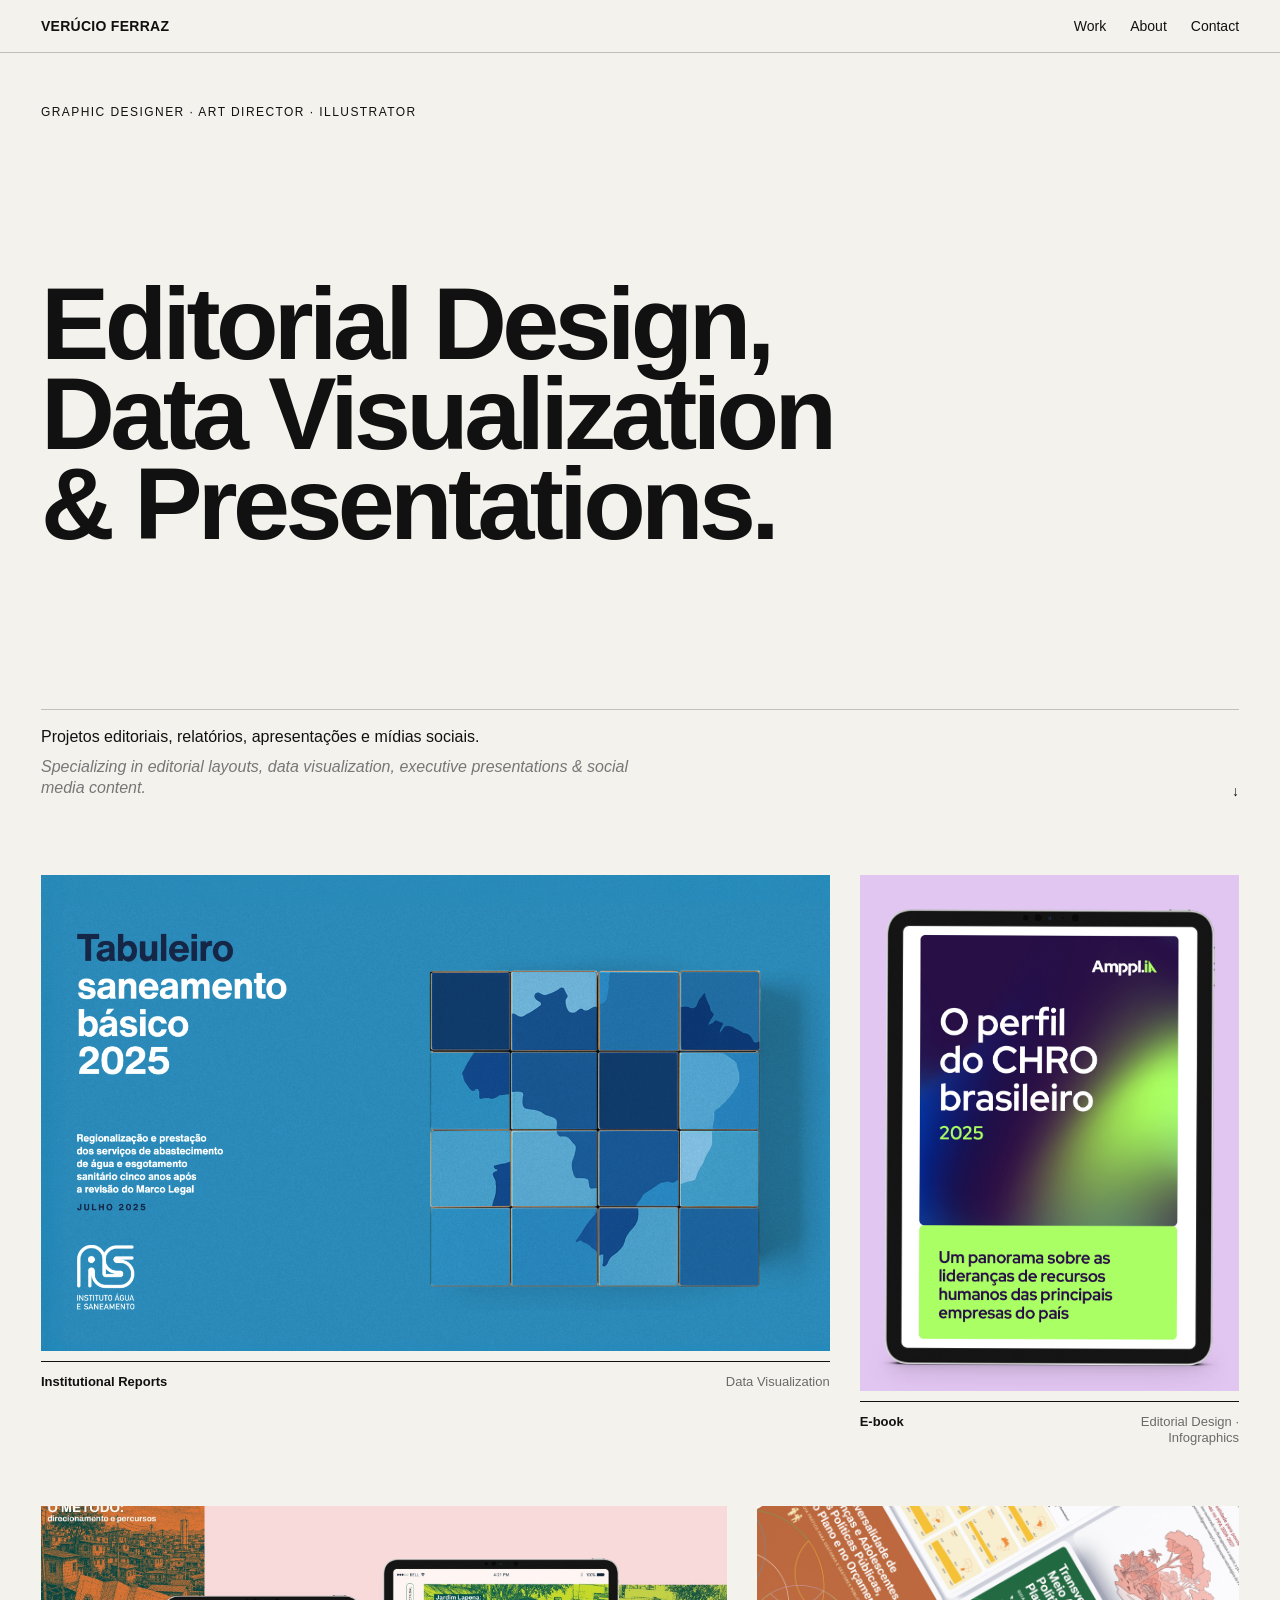
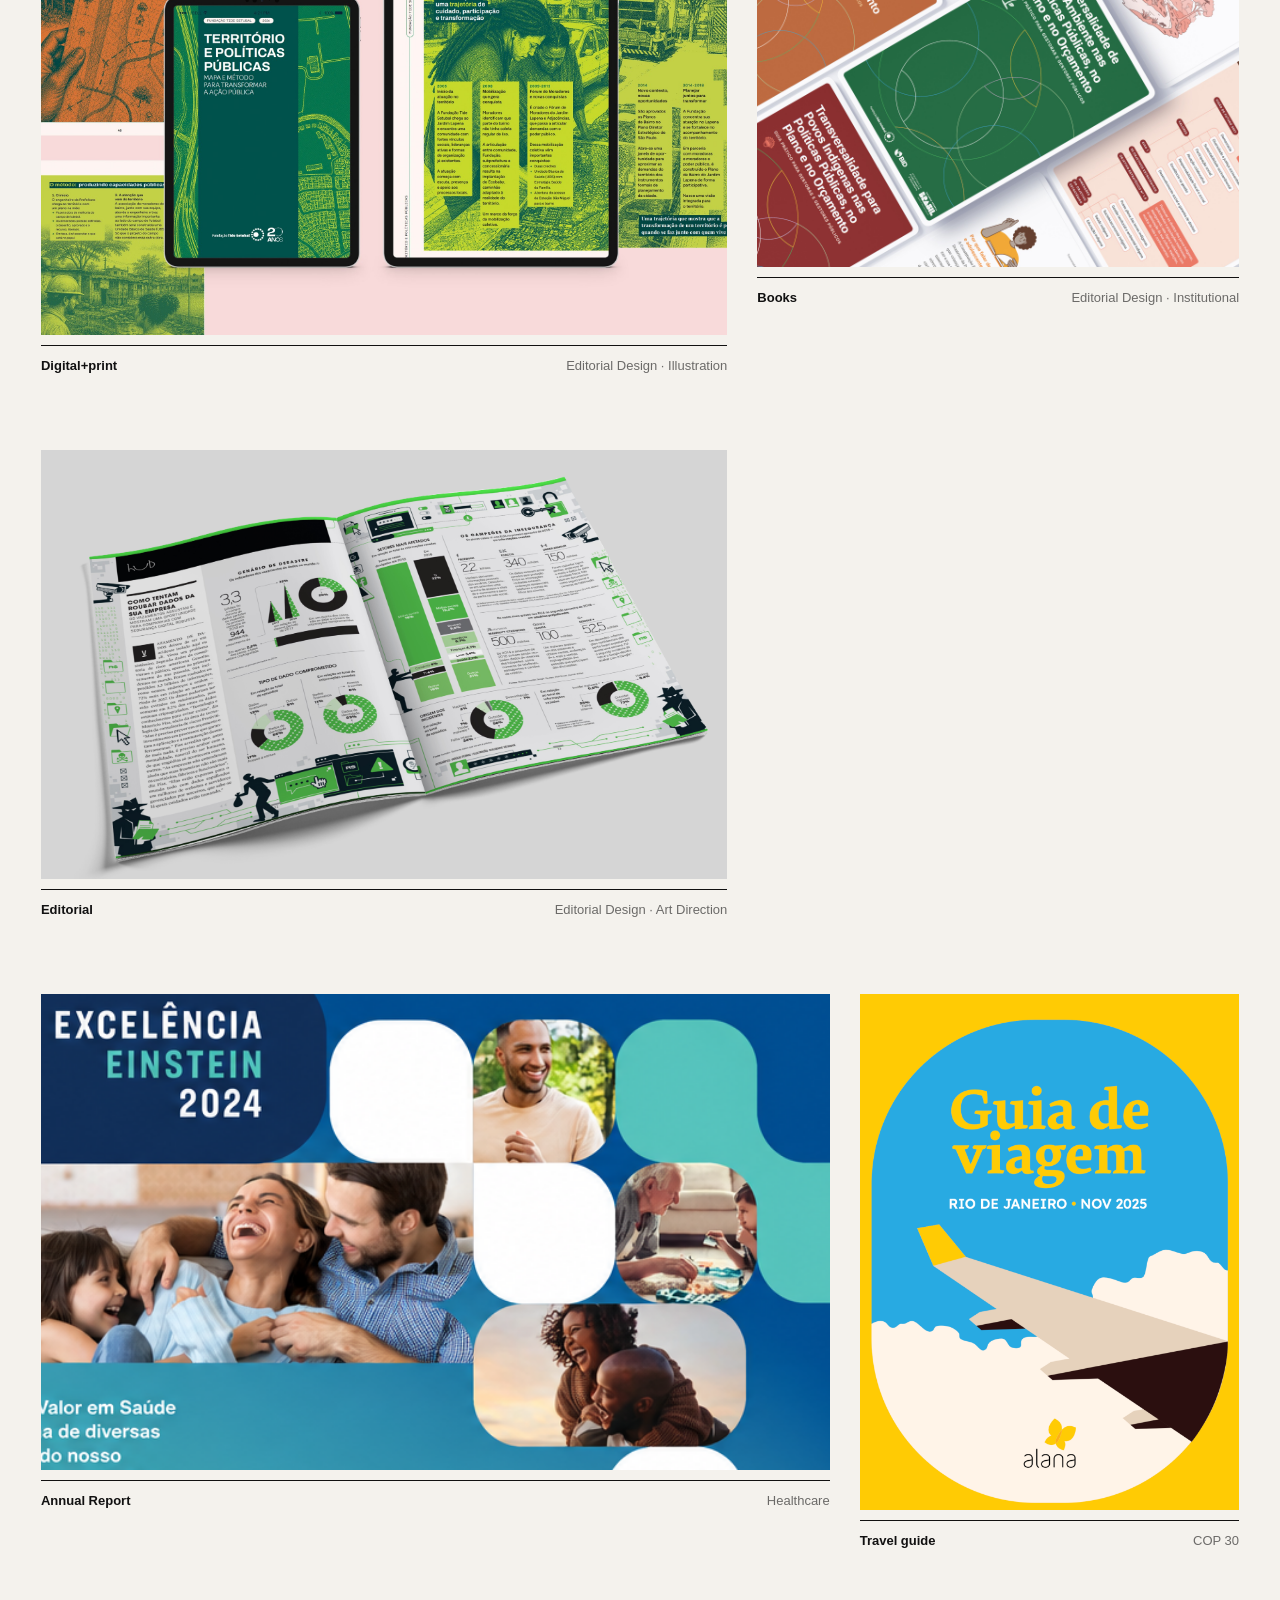
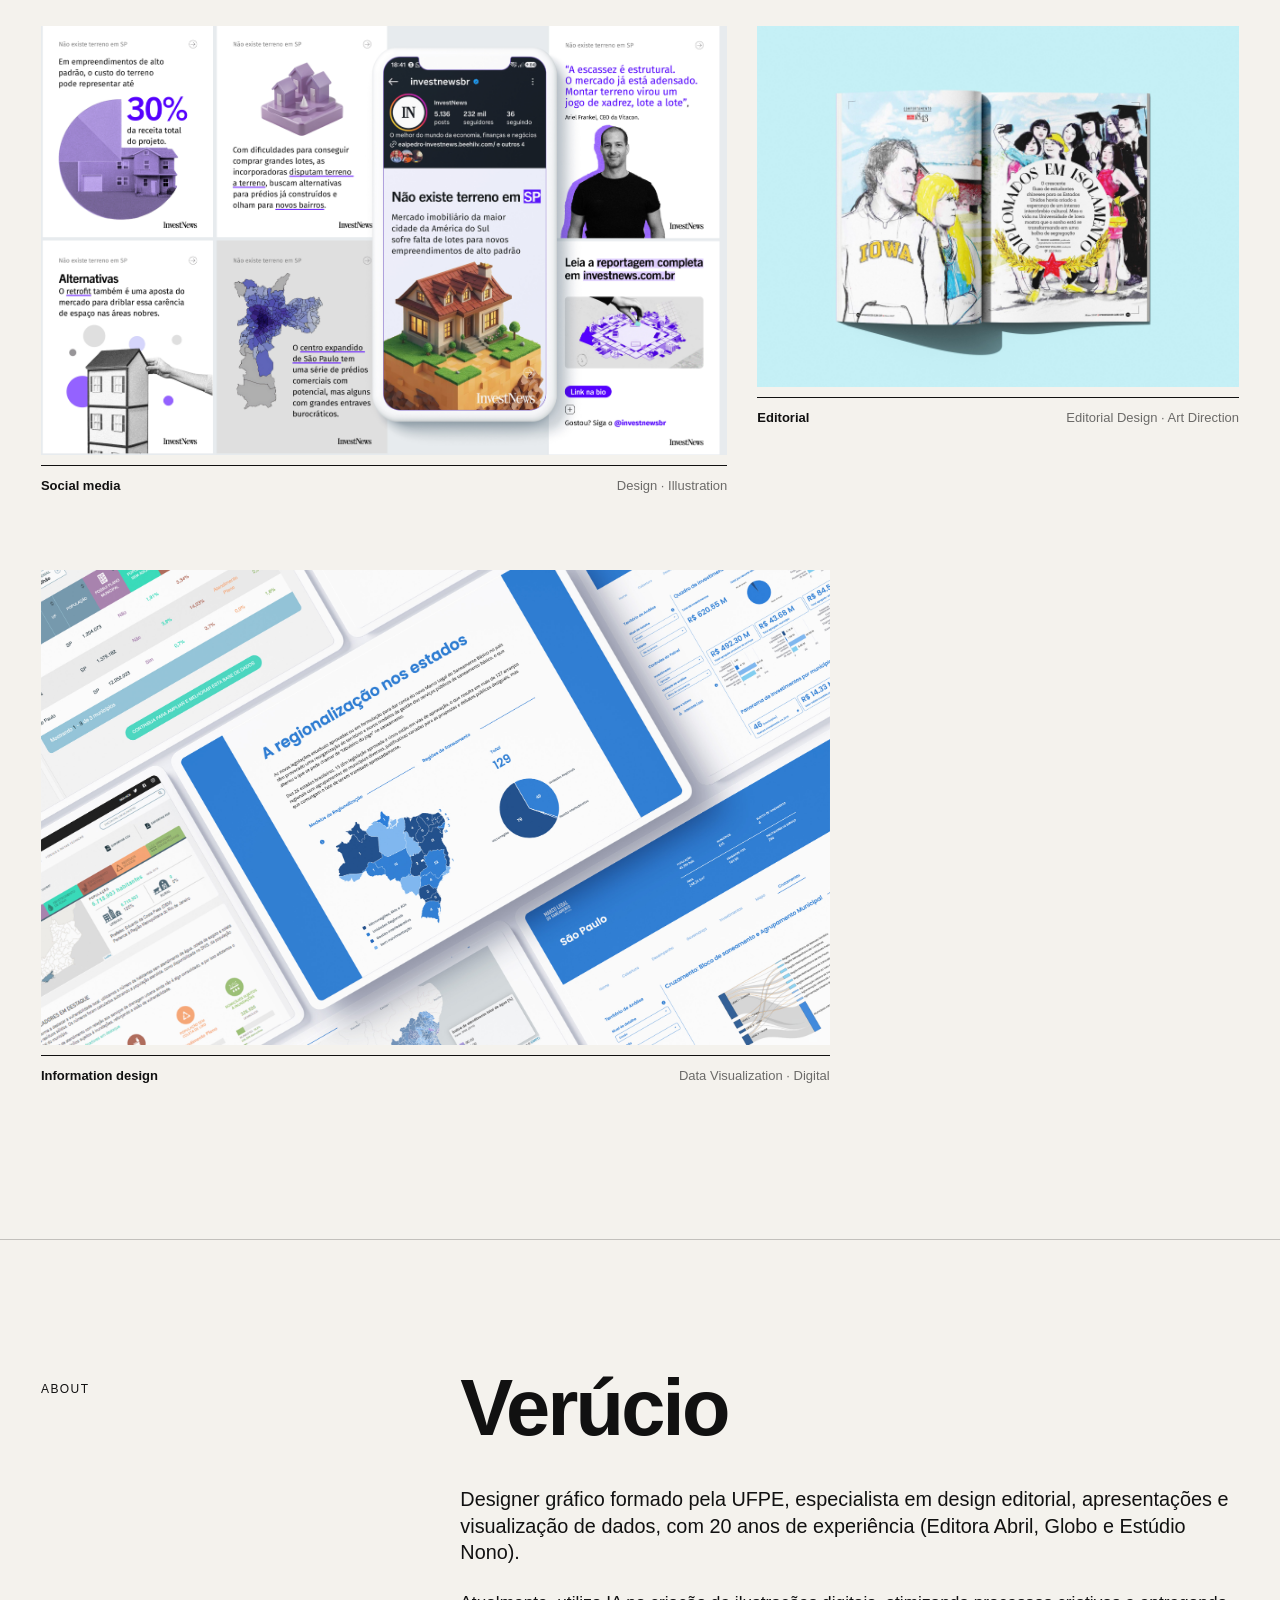
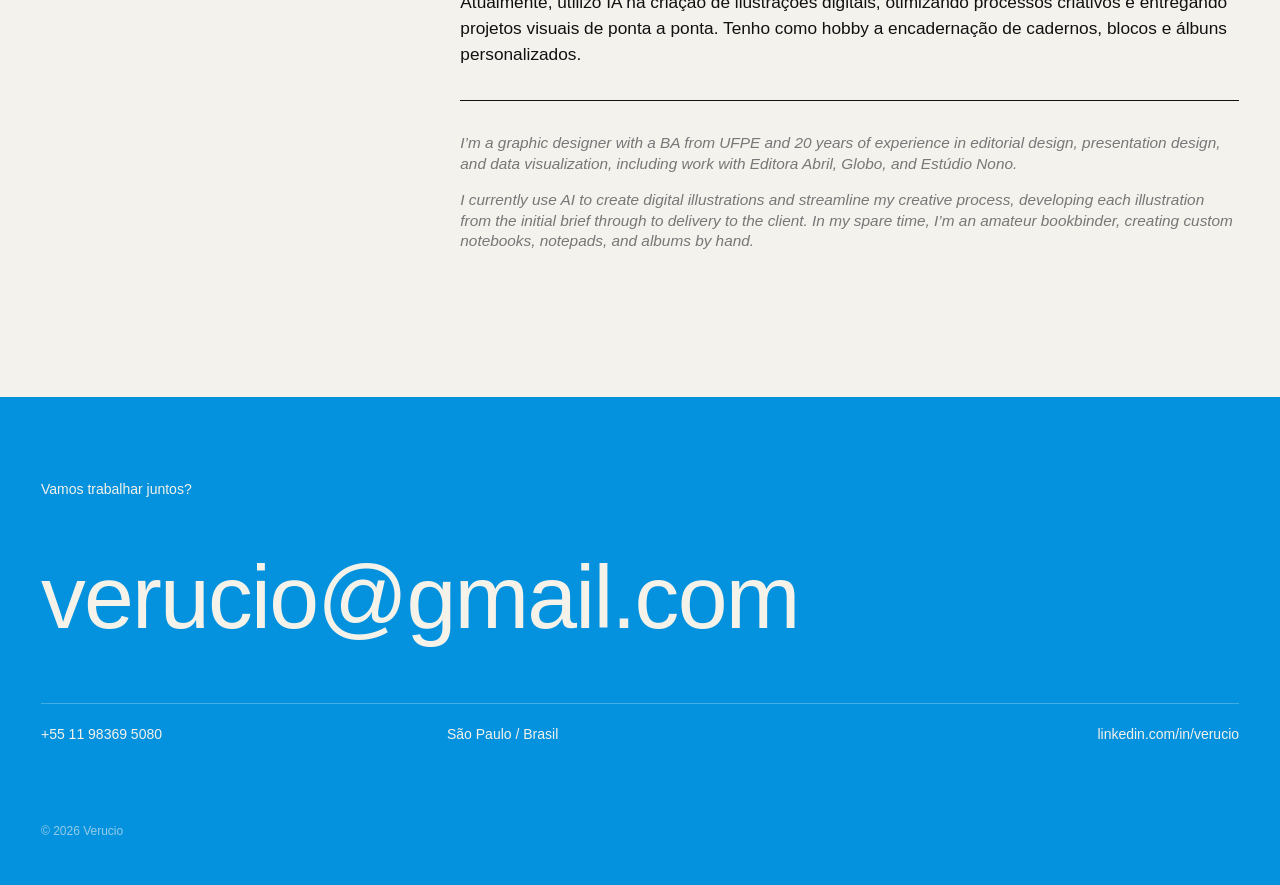
<file: index.html>
<!doctype html>
<html lang="pt-BR">
<head>
  <meta charset="utf-8">
  <meta name="viewport" content="width=device-width, initial-scale=1">
  <meta name="description" content="Portfólio de Verúcio Ferraz — Graphic Designer, Art Director e Illustrator.">
  <title>Verúcio Ferraz — Graphic Designer & Art Director</title>
  <link rel="stylesheet" href="style.css">
</head>
<body>
  <header class="topbar">
    <a class="brand" href="#top">VERÚCIO FERRAZ</a>
    <nav><a href="#work">Work</a><a href="#about">About</a><a href="#contact">Contact</a></nav>
  </header>

  <main id="top">
    <section class="hero hero-v7">
      <p class="eyebrow">Graphic Designer · Art Director · Illustrator</p>
      <h1>Editorial Design,<br>Data Visualization<br>& Presentations.</h1>
      <div class="hero-foot">
         <div>
    <p>Projetos editoriais, relatórios, apresentações e mídias sociais.</p>
    <p style="margin-top: 8px; color: #777; font-style: italic;">
      Specializing in editorial layouts, data visualization, executive presentations & social media content.
    </p>
  </div>
  <a href="#work" class="arrow">↓</a>
</div>
    </section>

    <section id="work" class="work" aria-label="Projetos selecionados">
      <!-- 01 | Report: edite o h2 (título), p (descrição) ou src (capa).
           project-N define a largura; art-* identifica o zoom no style.css; href abre o case. -->
      <article class="project project-8 art-tabuleiro">
        <a href="cases/report.html">
          <figure>
            <img src="images/tabuleiro-saneamento.png" alt="Report" loading="lazy">
          </figure>
          <div class="meta">
            <h2>Institutional Reports</h2>
            <p>Data Visualization</p>
          </div>
        </a>
      </article>

      <!-- 02 | Digital book: edite o h2 (título), p (descrição) ou src (capa).
           project-N define a largura; art-* identifica o zoom no style.css; href abre o case. -->
      <article class="project project-4 project-tall art-chro">
        <a href="cases/digital-book.html">
          <figure>
            <img src="images/perfil-chro-2025.png" alt="Digital book" loading="lazy">
          </figure>
          <div class="meta">
            <h2>E-book</h2>
            <p>Editorial Design · Infographics</p>
          </div>
        </a>
      </article>

      <!-- 03 | Digital+print: edite o h2 (título), p (descrição) ou src (capa).
           project-N define a largura; art-* identifica o zoom no style.css; href abre o case. -->
      <article class="project project-7 art-territorio">
        <a href="cases/digital-print.html">
          <figure>
            <img src="images/books-territorio-tide.jpg" alt="Books" loading="lazy">
          </figure>
          <div class="meta">
            <h2>Digital+print</h2>
            <p>Editorial Design · Illustration</p>
          </div>
        </a>
      </article>

      <!-- 04 | Books: edite o h2 (título), p (descrição) ou src (capa).
           project-N define a largura; art-* identifica o zoom no style.css; href abre o case. -->
      <article class="project project-5 art-transversalidade">
        <a href="cases/books.html">
          <figure>
            <img src="images/books-transversalidade.jpg" alt="Books" loading="lazy">
          </figure>
          <div class="meta">
            <h2>Books</h2>
            <p>Editorial Design · Institutional</p>
          </div>
        </a>
      </article>

      <!-- 05 | Infographics: edite o h2 (título), p (descrição) ou src (capa).
           project-N define a largura; art-* identifica o zoom no style.css; href abre o case. -->
      <article class="project project-7 art-epoca-info">
        <a href="cases/editorial-magazine.html">
          <figure>
            <img src="images/editorial-seguranca-digital.png" alt="Editorial magazine" loading="lazy">
          </figure>
          <div class="meta">
            <h2>Editorial</h2>
            <p>Editorial Design · Art Direction</p>
          </div>
        </a>
      </article>

      <!-- 06 | Annual Report: edite o h2 (título), p (descrição) ou src (capa).
           project-N define a largura; art-* identifica o zoom no style.css; href abre o case. -->
      <article class="project project-8 art-einstein">
        <a href="cases/annual-report.html">
          <figure>
            <img src="images/einstein-v6.png" alt="Annual Report" loading="lazy">
          </figure>
          <div class="meta">
            <h2>Annual Report</h2>
            <p>Healthcare</p>
          </div>
        </a>
      </article>

      <!-- 07 | Travel guide: edite o h2 (título), p (descrição) ou src (capa).
           project-N define a largura; art-* identifica o zoom no style.css; href abre o case. -->
      <article class="project project-4 project-tall art-alana">
        <a href="cases/travel-guide.html">
          <figure>
            <img src="images/guia-viagem-alana.png" alt="Travel guide" loading="lazy">
          </figure>
          <div class="meta">
            <h2>Travel guide</h2>
            <p>COP 30</p>
          </div>
        </a>
      </article>

      <!-- 08 | Social media: edite o h2 (título), p (descrição) ou src (capa).
           project-N define a largura; art-* identifica o zoom no style.css; href abre o case. -->
      <article class="project project-7 art-investnews">
        <a href="cases/social-media.html">
          <figure>
            <img src="images/Investnews-social-cover.jpg" alt="Social media" loading="lazy">
          </figure>
          <div class="meta">
            <h2>Social media</h2>
            <p>Design · Illustration</p>
          </div>
        </a>
      </article>

      <!-- 09 | Editorial: edite o h2 (título), p (descrição) ou src (capa).
           project-N define a largura; art-* identifica o zoom no style.css; href abre o case. -->
      <article class="project project-5 art-diplomados">
        <a href="cases/editorial.html">
          <figure>
            <img src="images/editorial-diplomados.jpg" alt="Editorial" loading="lazy">
          </figure>
          <div class="meta">
            <h2>Editorial</h2>
            <p>Editorial Design · Art Direction</p>
          </div>
        </a>
      </article>

      <!-- 10 | Information design: edite o h2 (título), p (descrição) ou src (capa).
           project-N define a largura; art-* identifica o zoom no style.css; href abre o case. -->
      <article class="project project-8 art-ias">
        <a href="cases/information-design.html">
          <figure>
            <img src="images/information-design-ias.png" alt="Information design" loading="lazy">
          </figure>
          <div class="meta">
            <h2>Information design</h2>
            <p>Data Visualization · Digital</p>
          </div>
        </a>
      </article>
    </section>

    <section id="about" class="about">
      <p class="section-label">About</p>
      <div>
        <h2>Verúcio</h2>
        <p style="font-size:clamp(17px,1.55vw,24px);">Designer gráfico formado pela UFPE, especialista em design editorial, apresentações e visualização de dados, com 20 anos de experiência (Editora Abril, Globo e Estúdio Nono).</p>
        <p class="about-secondary">Atualmente, utilizo IA na criação de ilustrações digitais, otimizando processos criativos e entregando projetos visuais de ponta a ponta. Tenho como hobby a encadernação de cadernos, blocos e álbuns personalizados.</p>
       
    <hr style="border:0; border-top:1px solid #111; margin:32px 0;">
 
    <p style="color:#777; font-style:italic; font-size:clamp(15px,1.2vw,19px);">
  I’m a graphic designer with a BA from UFPE and 20 years of experience in editorial design, presentation design, and data visualization, including work with Editora Abril, Globo, and Estúdio Nono.
</p>

<p style="color:#777; font-style:italic; font-size:clamp(15px,1.2vw,19px);">
  I currently use AI to create digital illustrations and streamline my creative process, developing each illustration from the initial brief through to delivery to the client. In my spare time, I’m an amateur bookbinder, creating custom notebooks, notepads, and albums by hand.
</p>
       
      </div>
    </section>
  </main>

  <footer id="contact">
    <p>Vamos trabalhar juntos?</p>
    <a class="email" href="mailto:verucio@gmail.com">verucio@gmail.com</a>
    <div class="contact-details">
      <a href="tel:+5511983695080">+55 11 98369 5080</a>
      <span>São Paulo / Brasil</span>
      <a href="https://www.linkedin.com/in/verucio" target="_blank" rel="noopener">linkedin.com/in/verucio</a>
    </div>
    <p class="small">© 2026 Verucio</p>
  </footer>
</body>
</html>
</file>
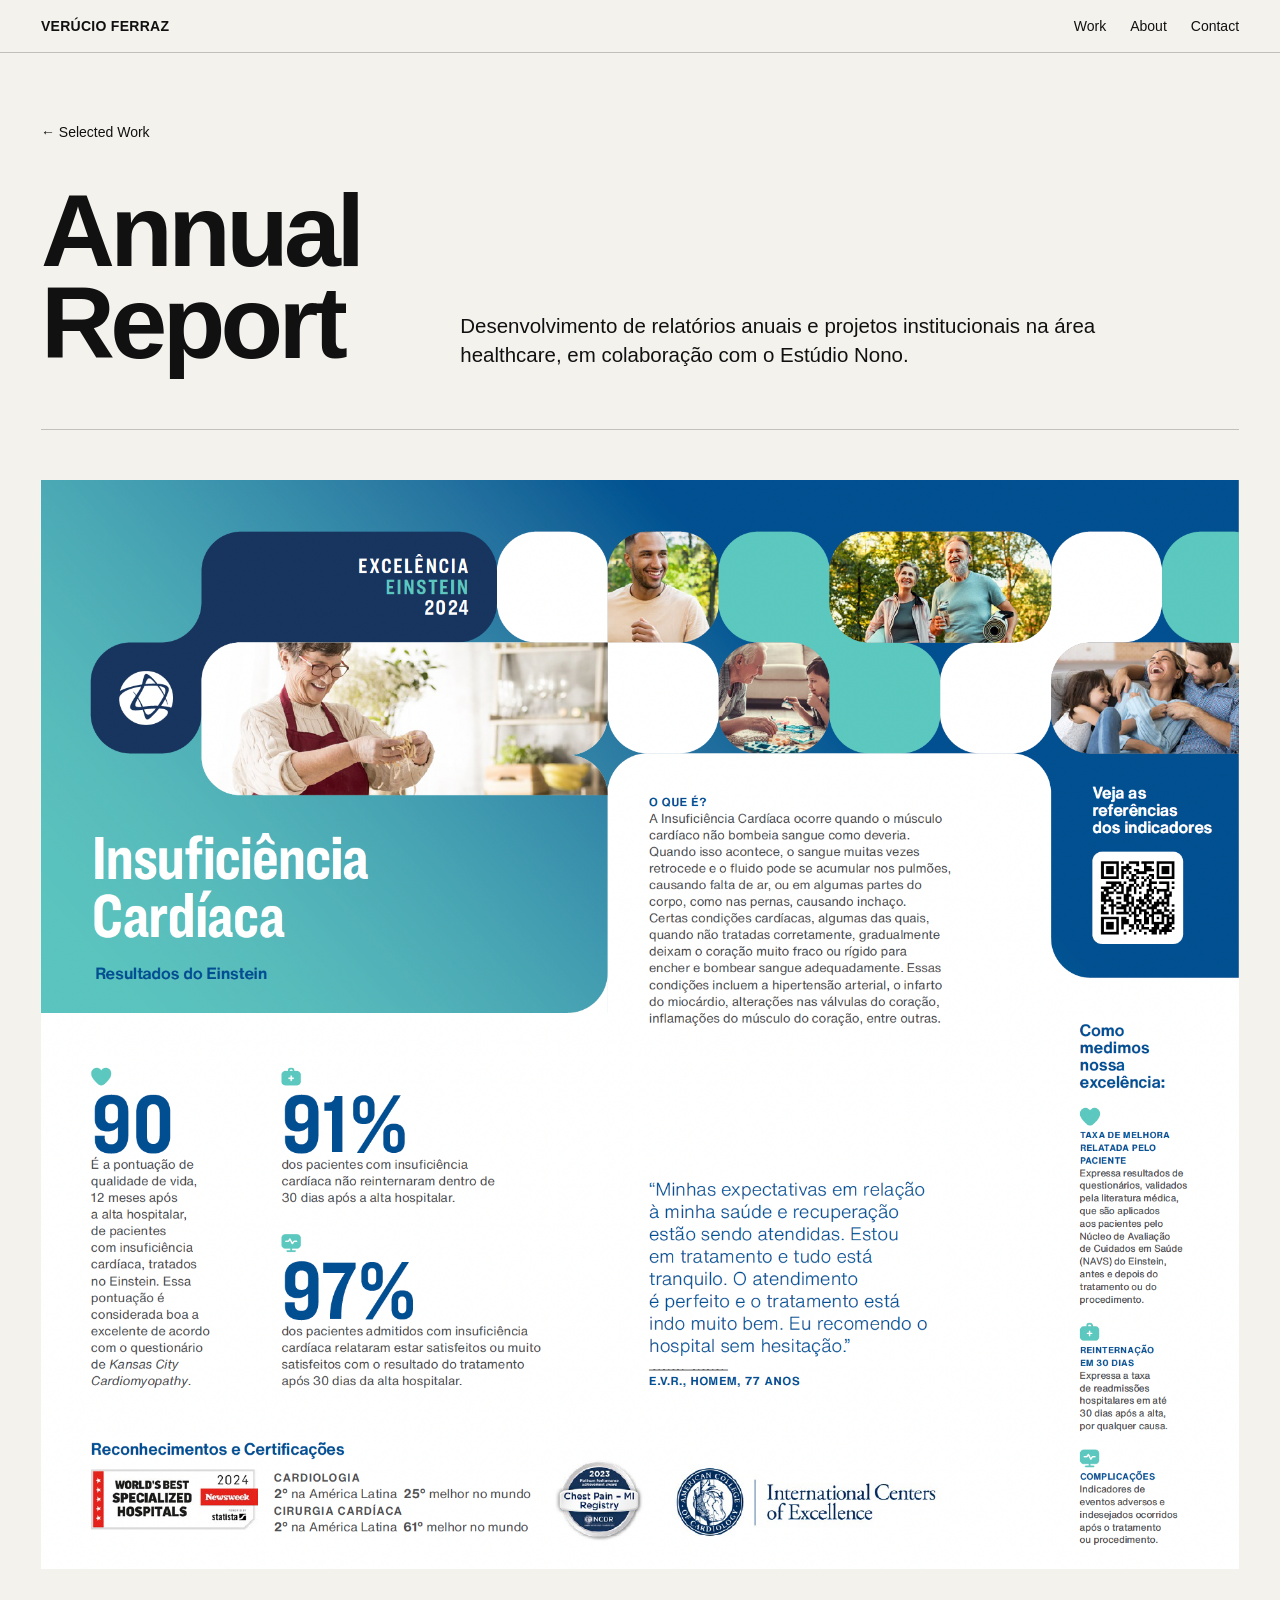
<file: cases/annual-report.html>
<!doctype html><html lang="pt-BR"><head><meta charset="utf-8"><meta name="viewport" content="width=device-width,initial-scale=1"><title>Annual Report — Verucio Ferraz</title><link rel="stylesheet" href="../style.css"></head><body>
<header class="topbar"><a class="brand" href="../index.html">VERÚCIO FERRAZ</a><nav><a href="../index.html#work">Work</a><a href="../index.html#about">About</a><a href="../index.html#contact">Contact</a></nav></header>
<main class="case-page"><a class="back" href="../index.html#work">← Selected Work</a><section class="case-head"><h1>Annual Report</h1><p>Desenvolvimento de relatórios anuais e projetos institucionais na área healthcare, em colaboração com o Estúdio Nono.</p></section><section class="case-grid"><figure class="wide"><img src="../images/einstein-insuficiencia-cardiaca.png" alt="Annual Report"></figure></section></main>
</body></html>
</file>
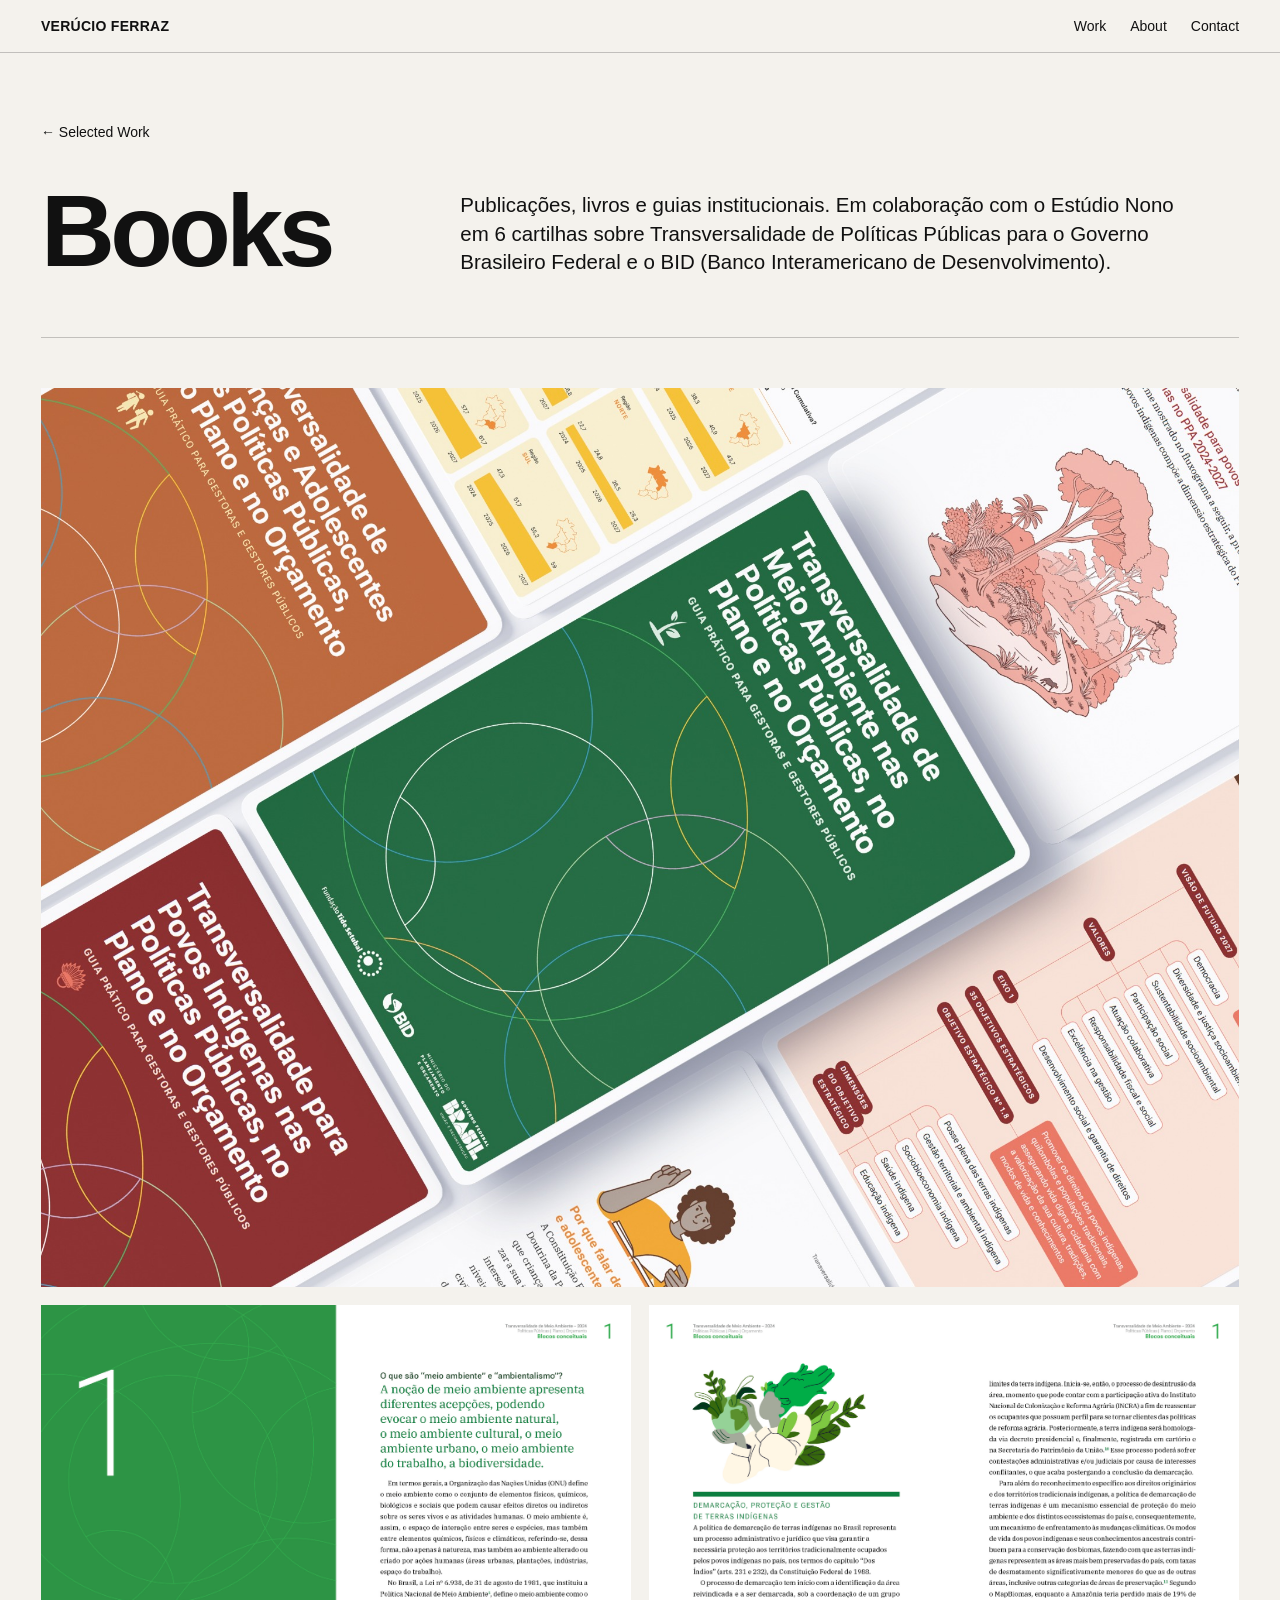
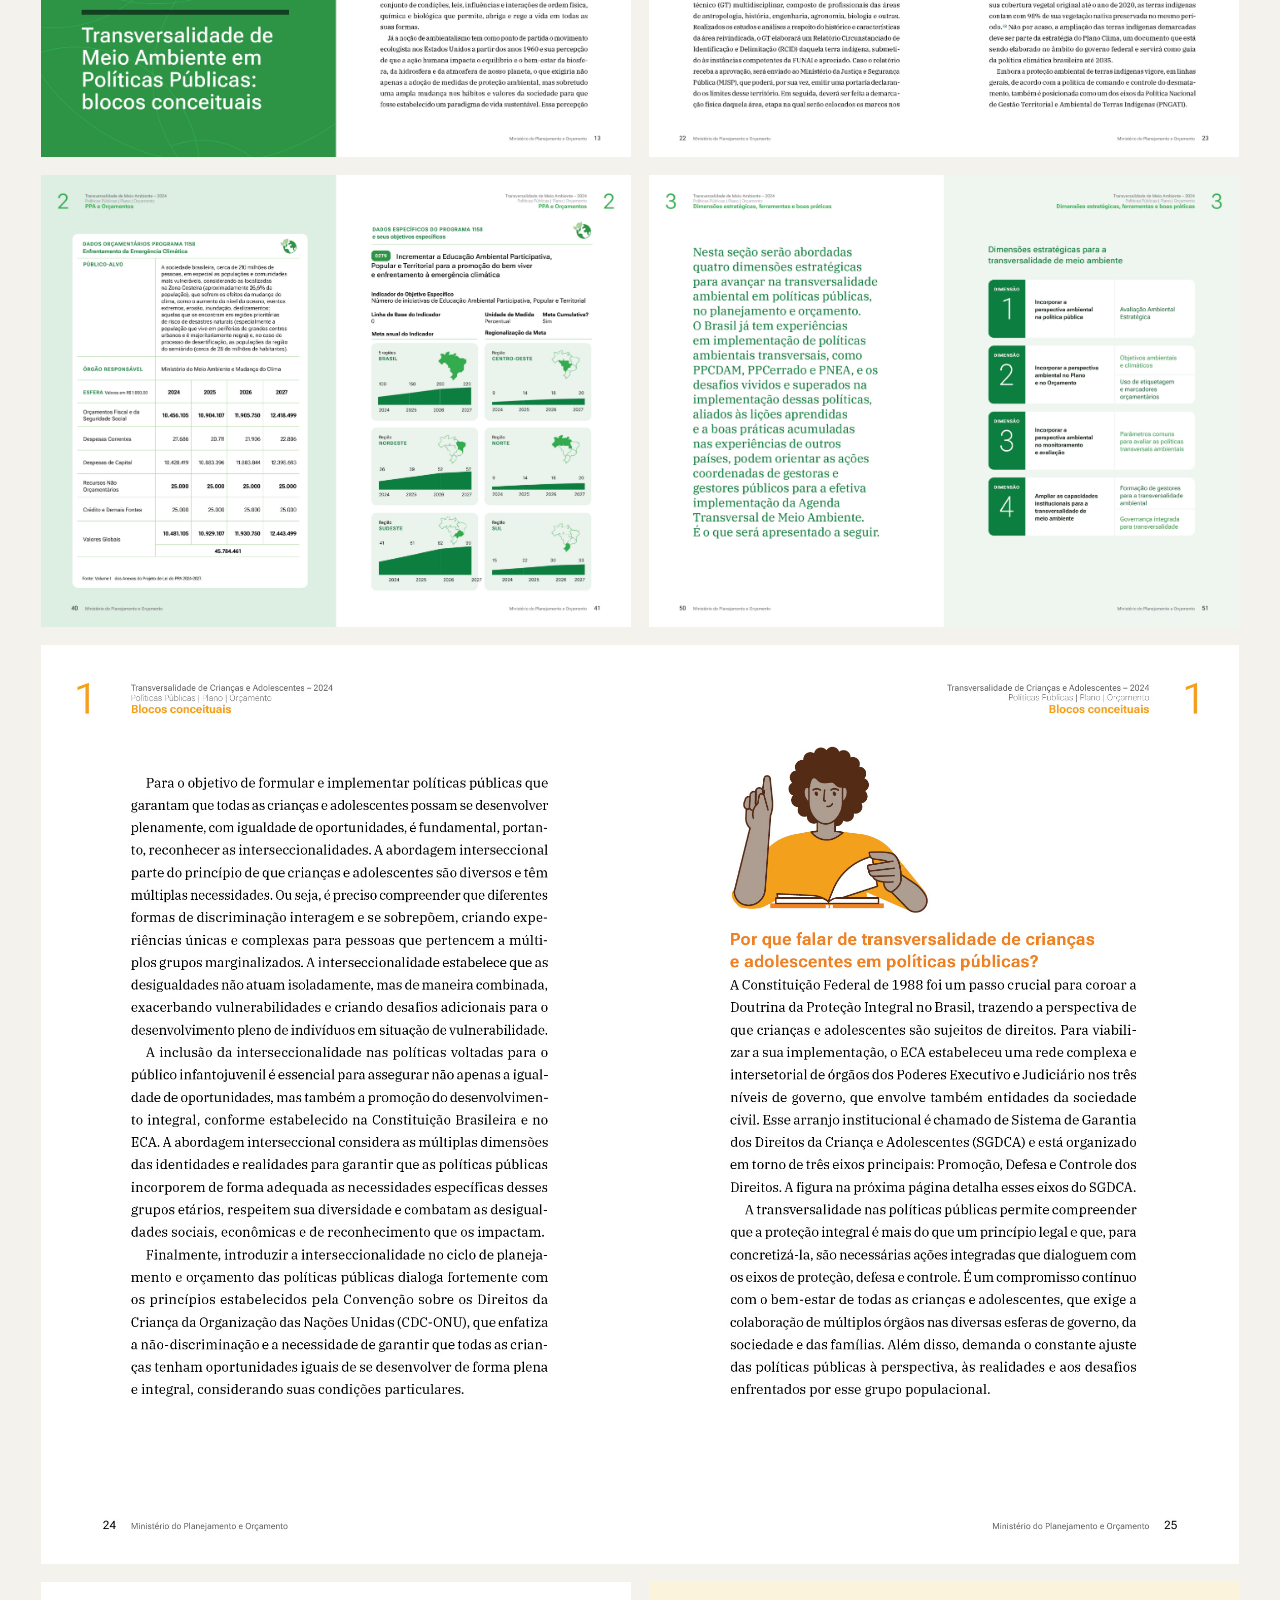
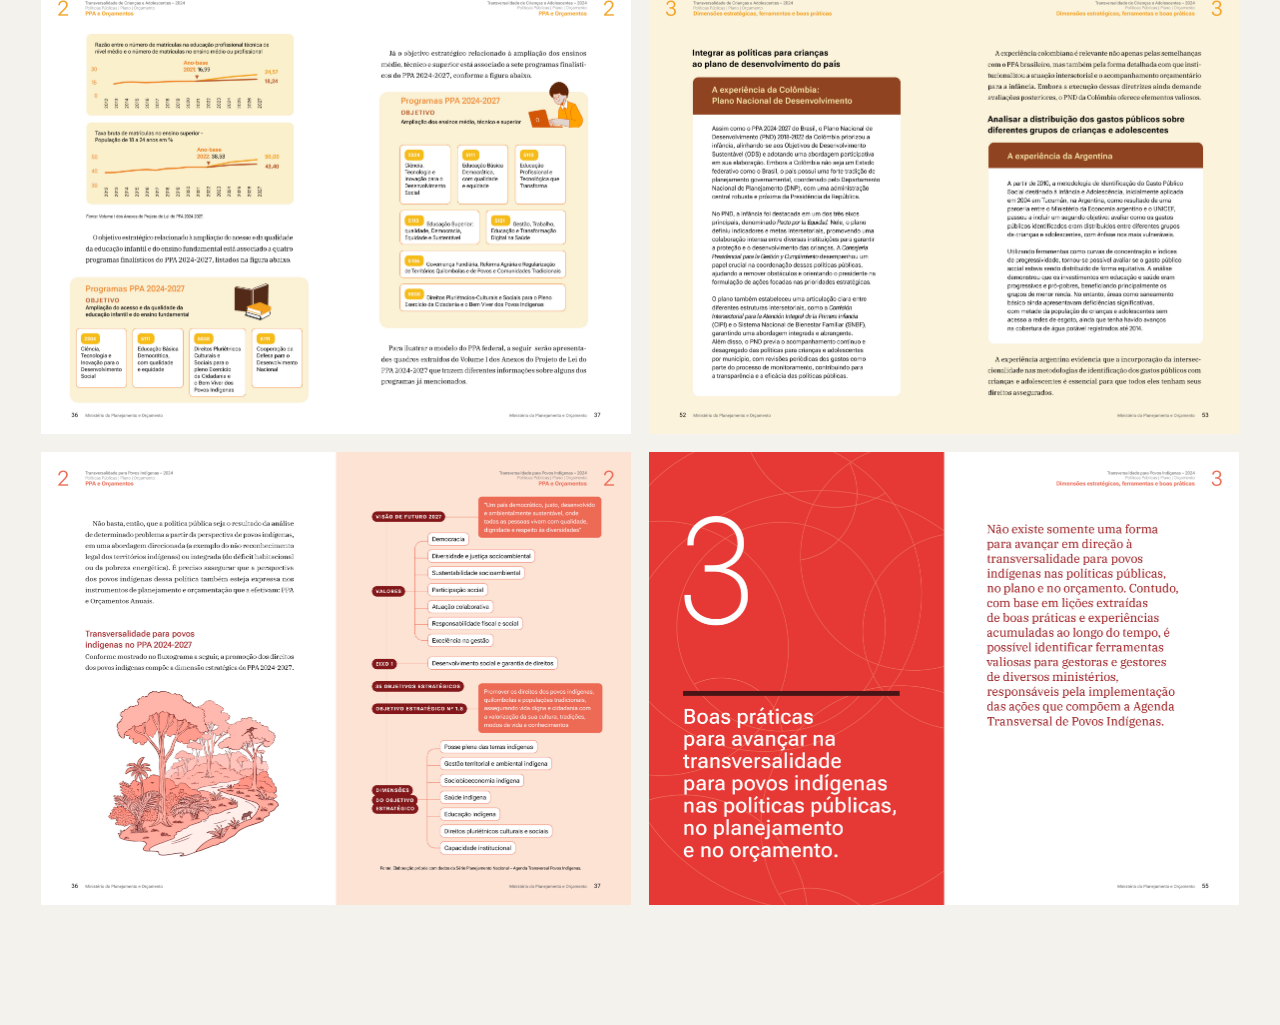
<file: cases/books.html>
<!doctype html><html lang="pt-BR"><head><meta charset="utf-8"><meta name="viewport" content="width=device-width,initial-scale=1"><title>Books — Verucio Ferraz</title><link rel="stylesheet" href="../style.css"></head><body>
<header class="topbar"><a class="brand" href="../index.html">VERÚCIO FERRAZ</a><nav><a href="../index.html#work">Work</a><a href="../index.html#about">About</a><a href="../index.html#contact">Contact</a></nav></header>
<main class="case-page"><a class="back" href="../index.html#work">← Selected Work</a><section class="case-head"><h1>Books</h1><p>Publicações, livros e guias institucionais. Em colaboração com o Estúdio Nono em 6 cartilhas sobre Transversalidade de Políticas Públicas para o Governo Brasileiro Federal e o BID (Banco Interamericano de Desenvolvimento). </p></section>
<section class="case-grid"><figure class="wide"><img src="../images/books-transversalidade.jpg" alt="Books"></figure>

   <figure><img src="../images/Book-003.jpg" alt="Books"></figure>

   <figure><img src="../images/Book-004.jpg" alt="Books"></figure>

   <figure><img src="../images/Book-005.jpg" alt="Books"></figure>

   <figure><img src="../images/Book-006.jpg" alt="Books"></figure>

   <figure class="wide"><img src="../images/Book-criancas-04.jpg" alt="Books"></figure>
  
  <!-- Duas páginas lado a lado -->
  <figure>
    <img src="../images/Book-criancas-05.jpg" alt="Livro infantil, página 1">
  </figure>
  <figure>
    <img src="../images/Book-criancas-06.jpg" alt="Livro infantil, página 2">
  </figure>

  <!-- Outra dupla lado a lado -->
  <figure>
    <img src="../images/Book-indigenas-01.jpg" alt="Livro indígena, página 1">
  </figure>
  <figure>
    <img src="../images/Book-indigenas-02.jpg" alt="Livro indígena, página 2">
  </figure>
</section>
</main>
</body>
</html>
</file>
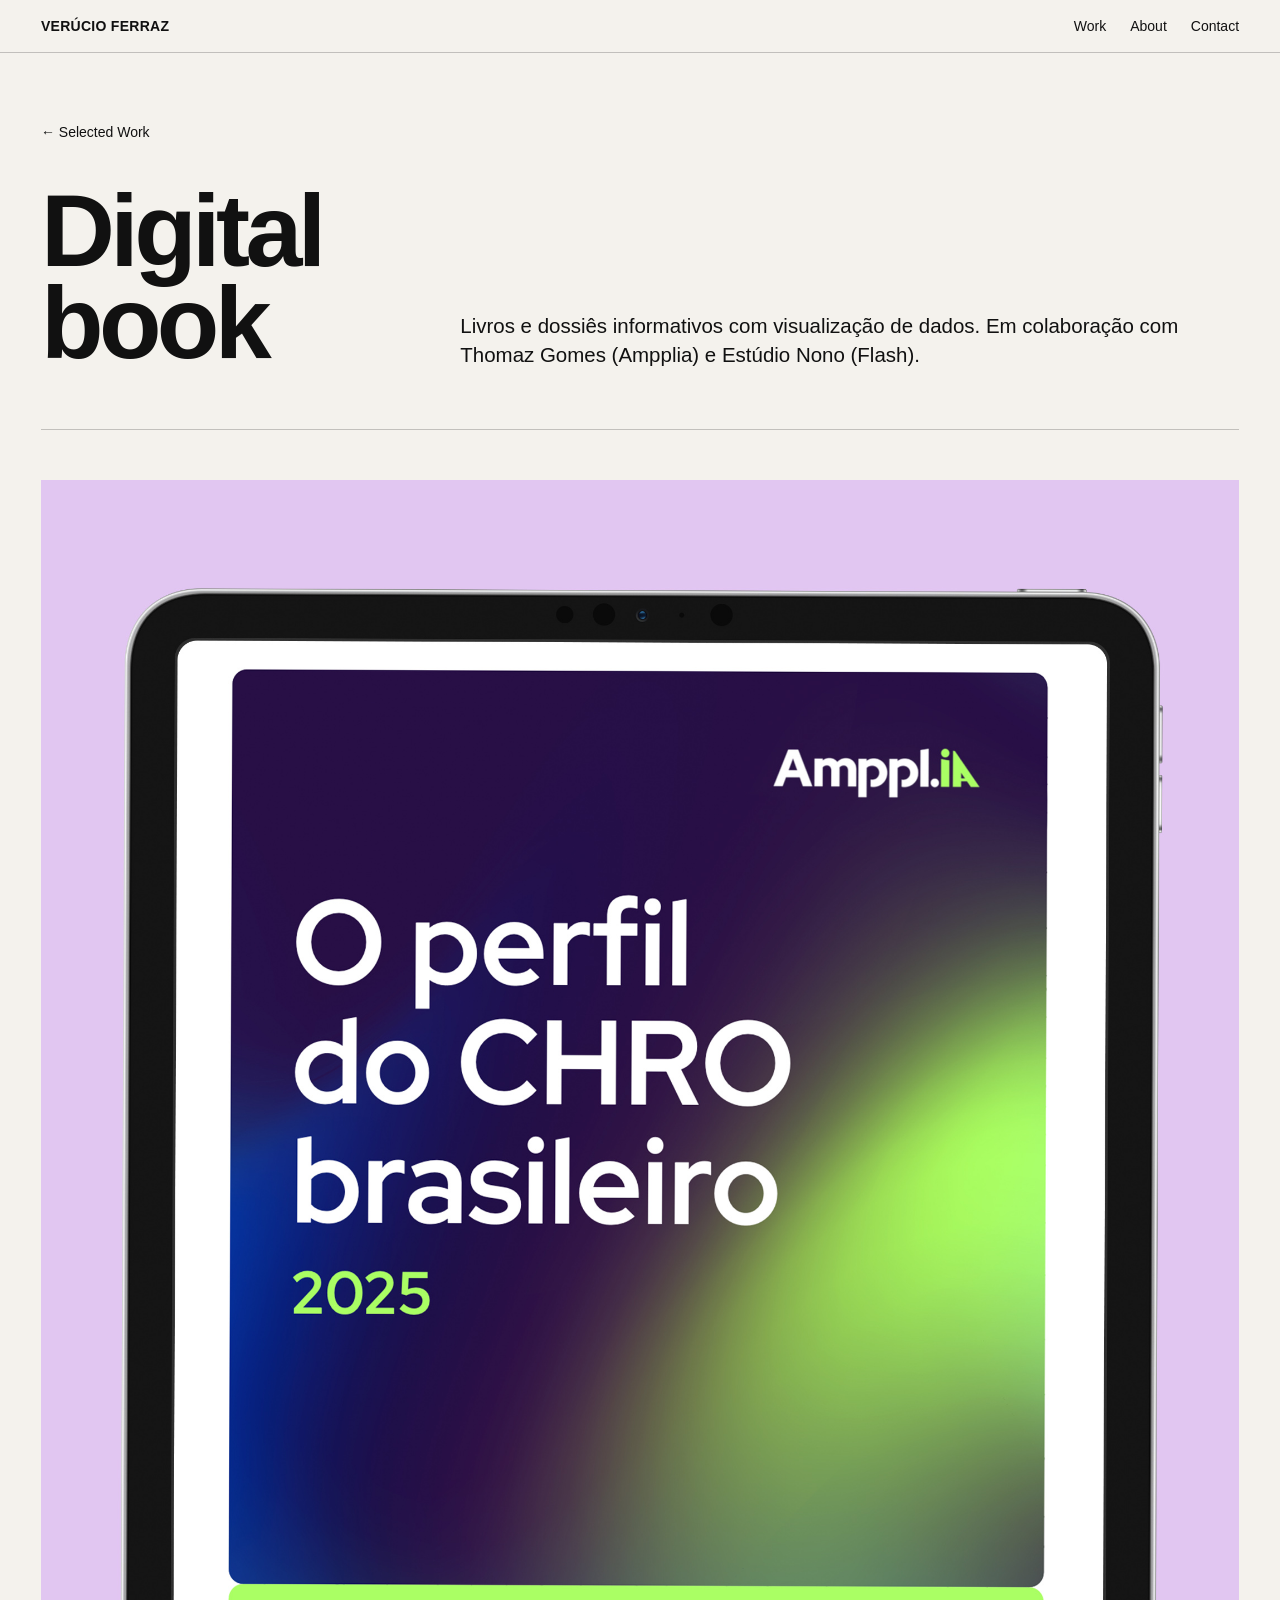
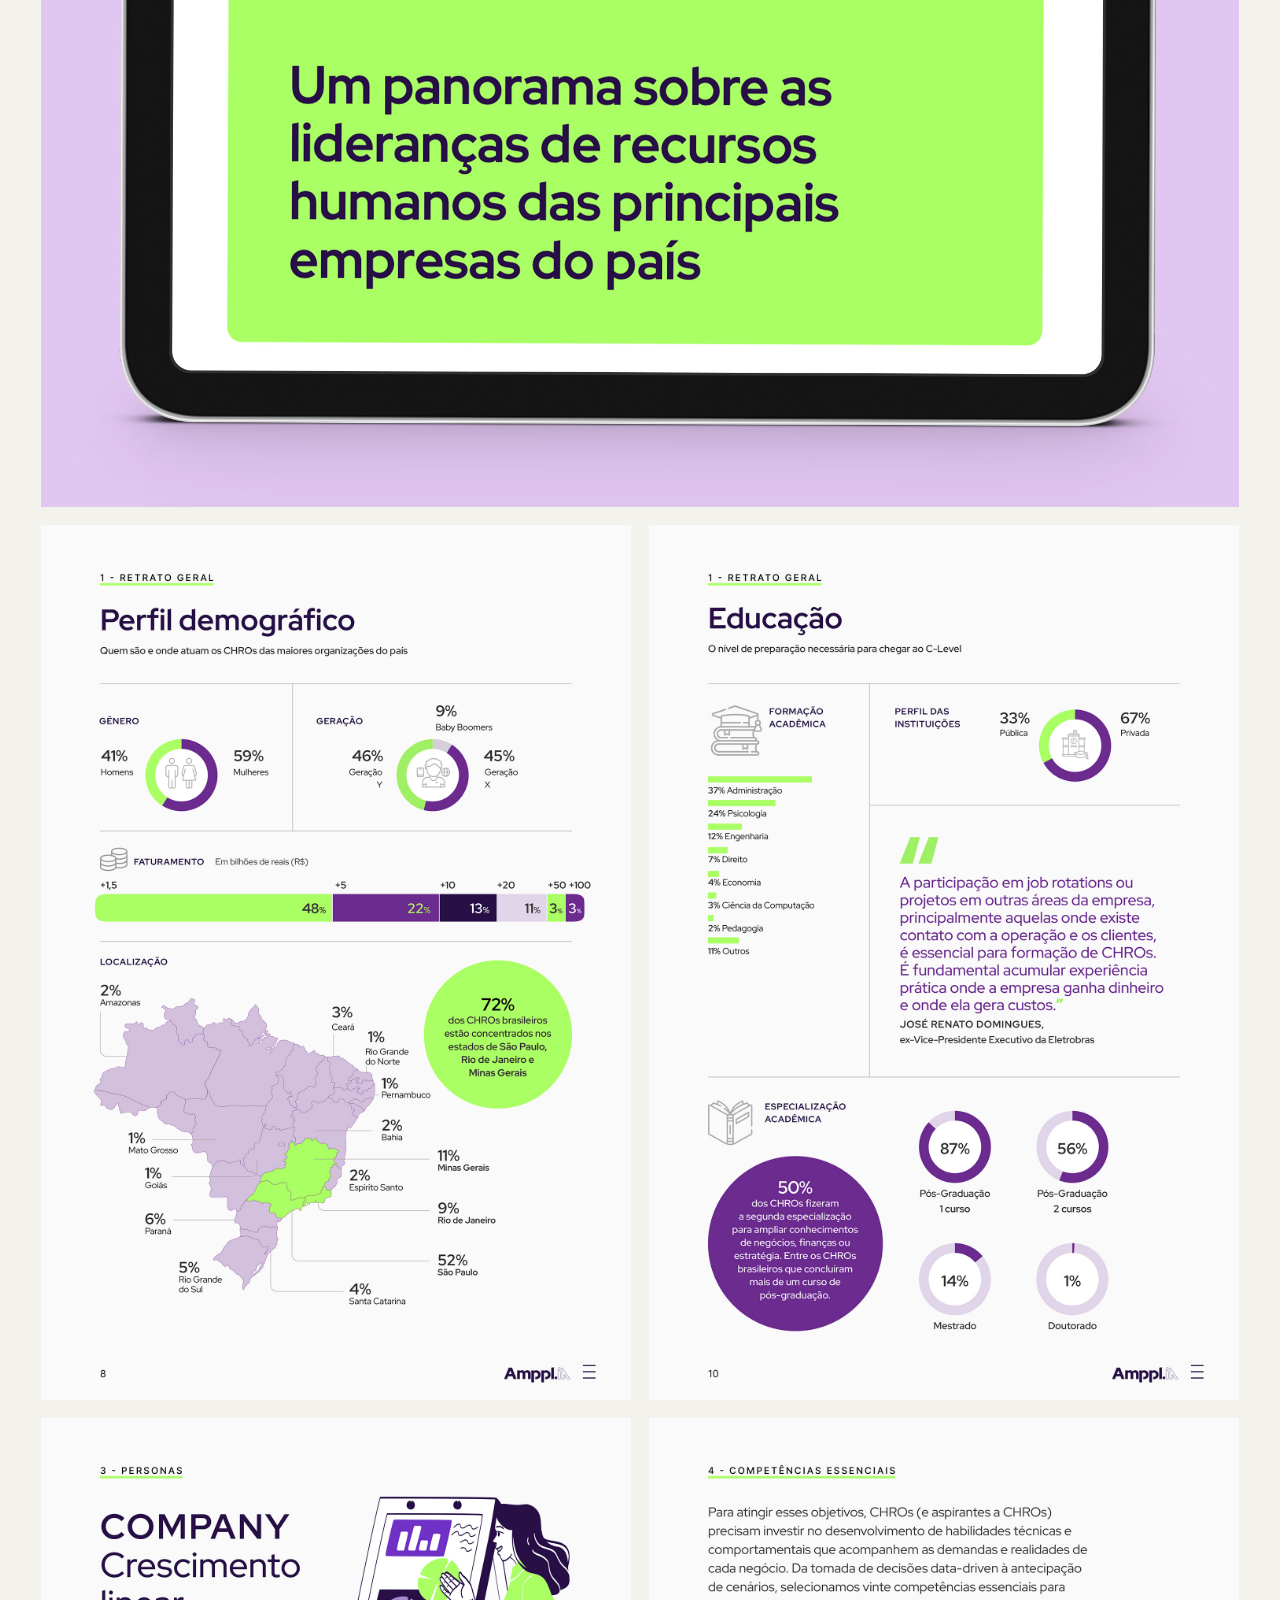
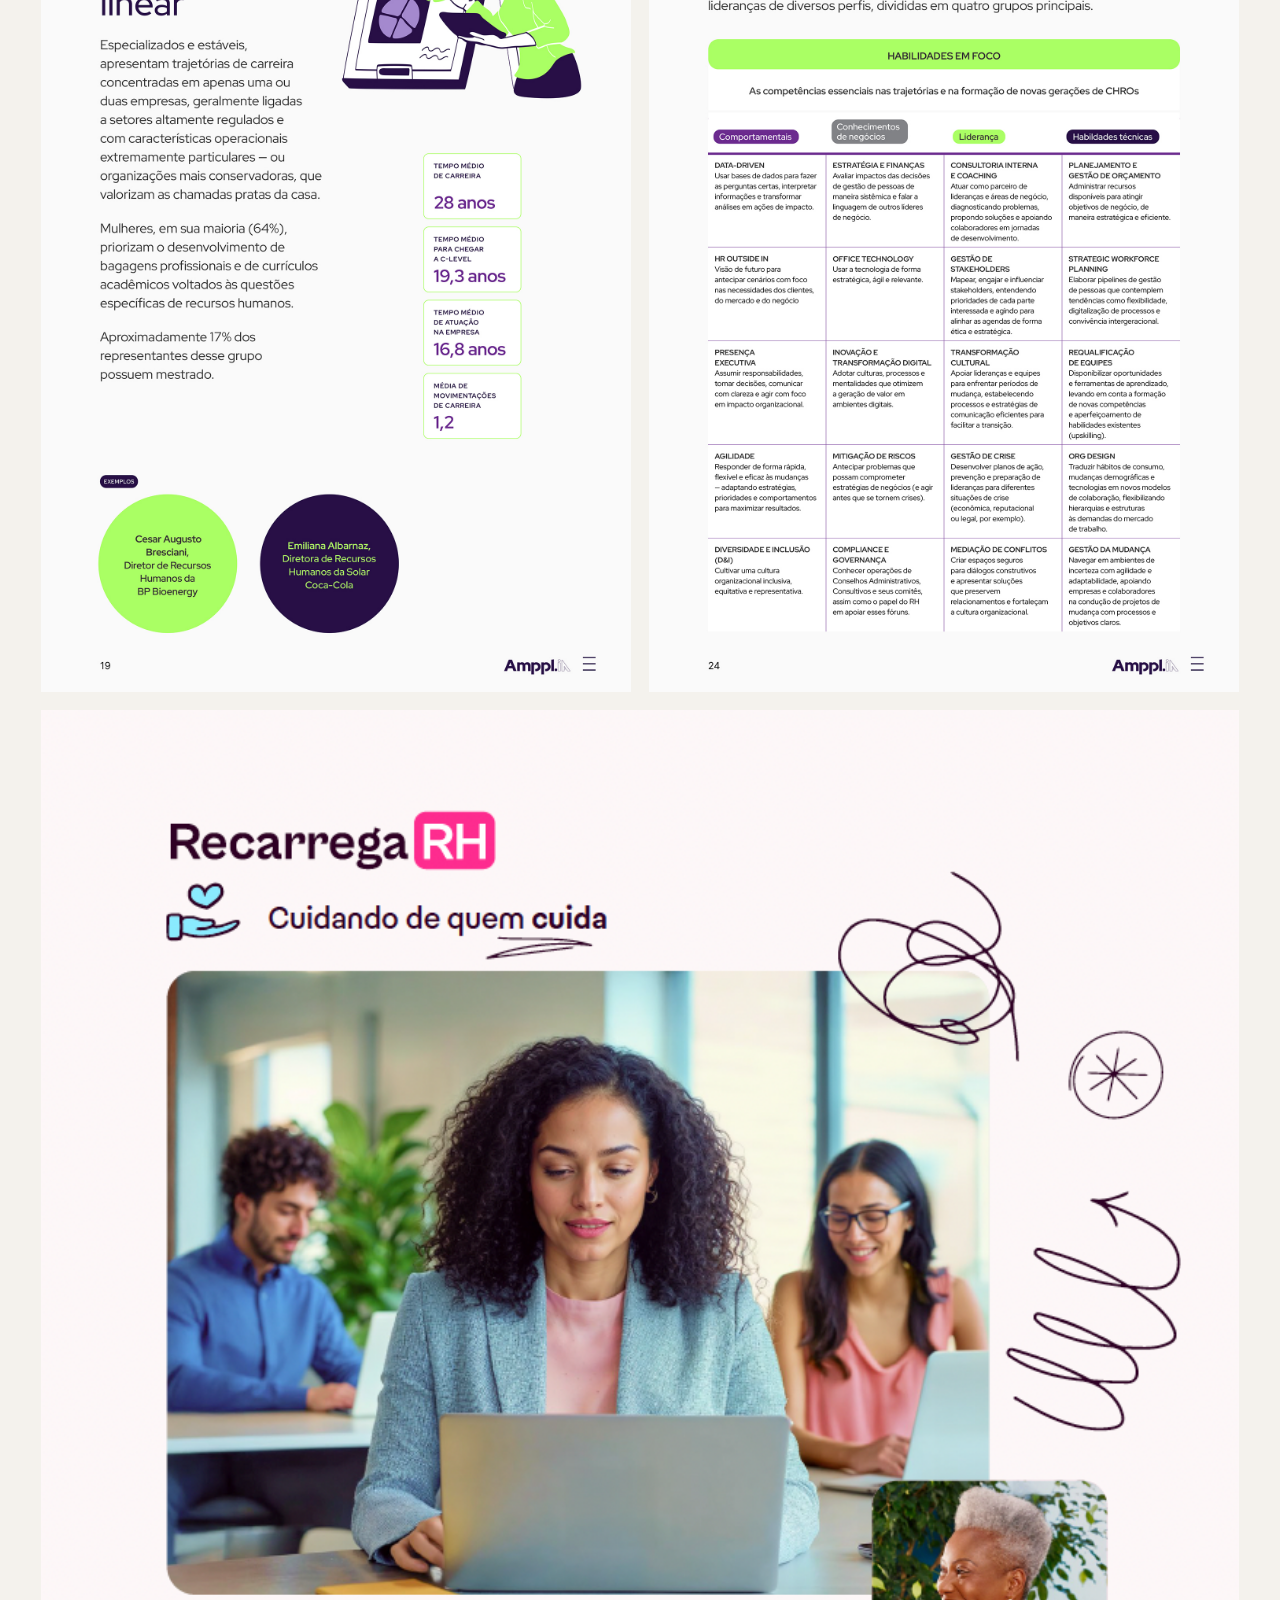
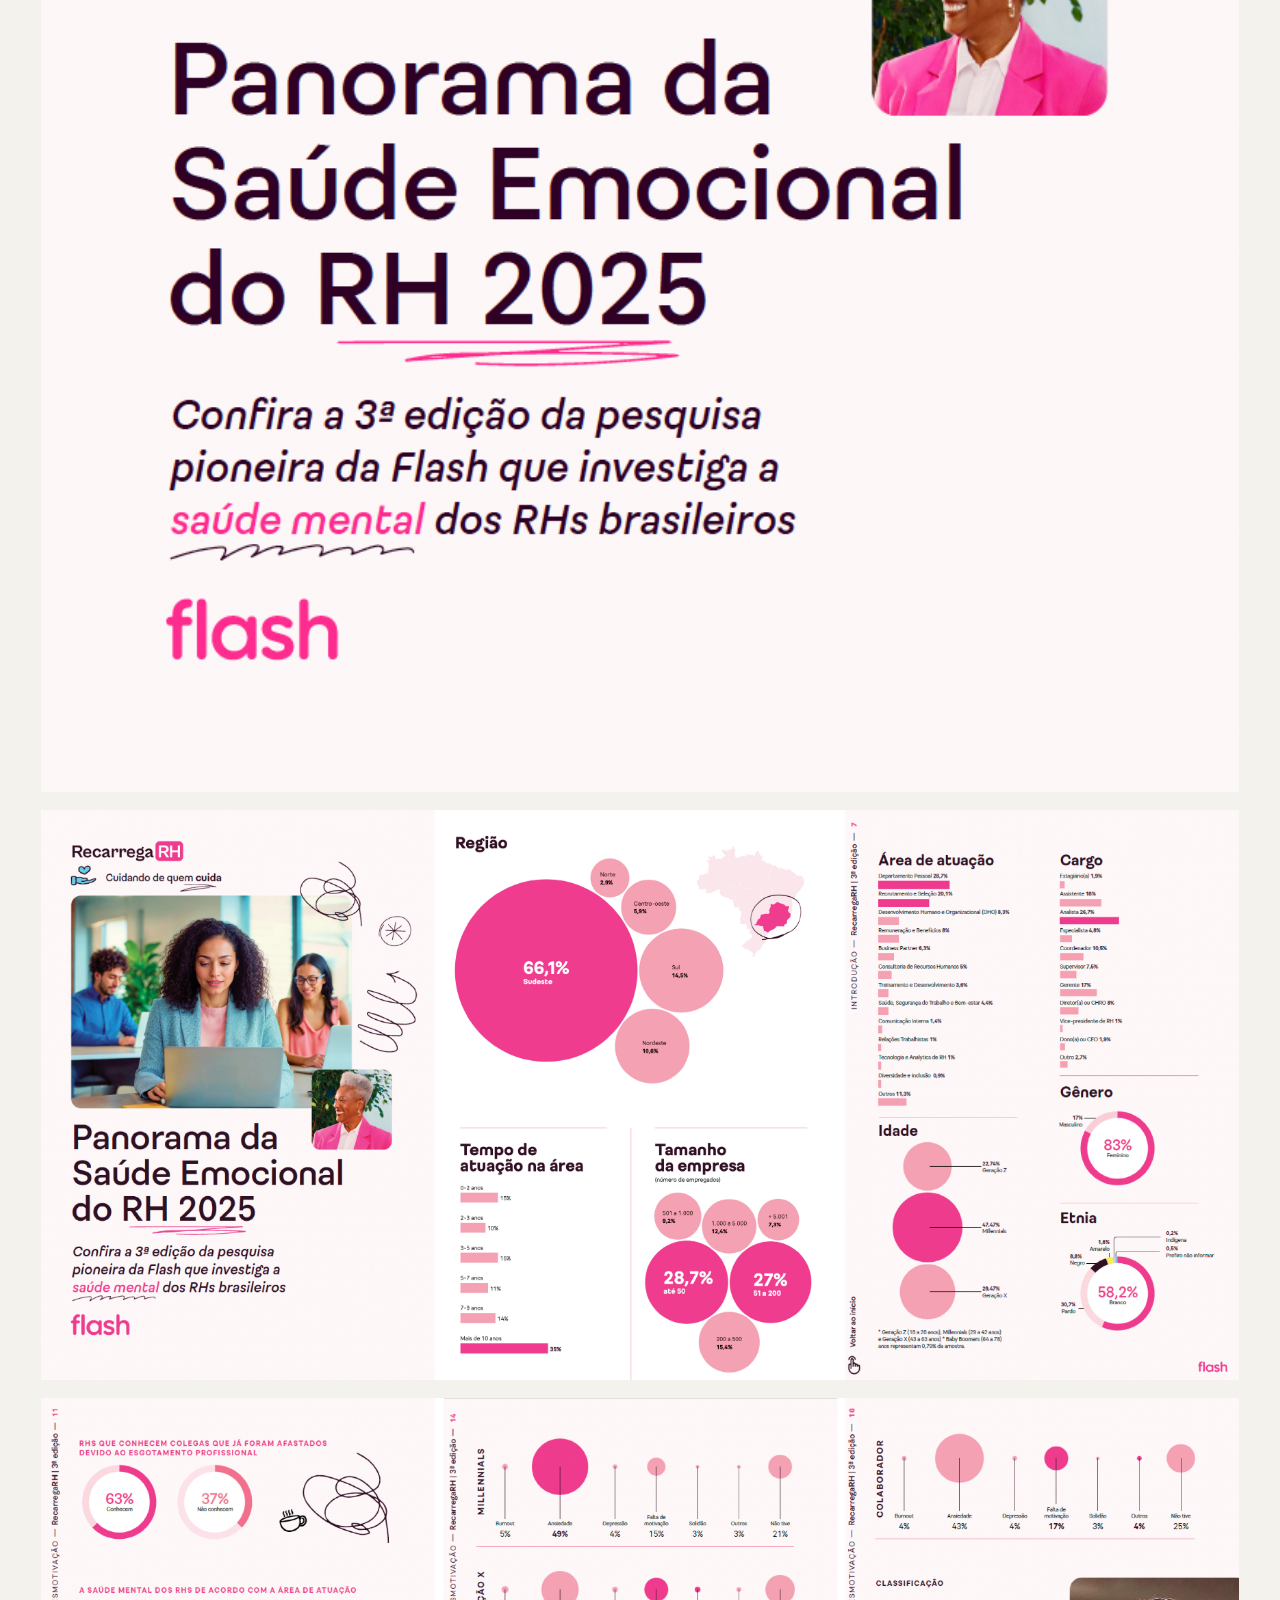
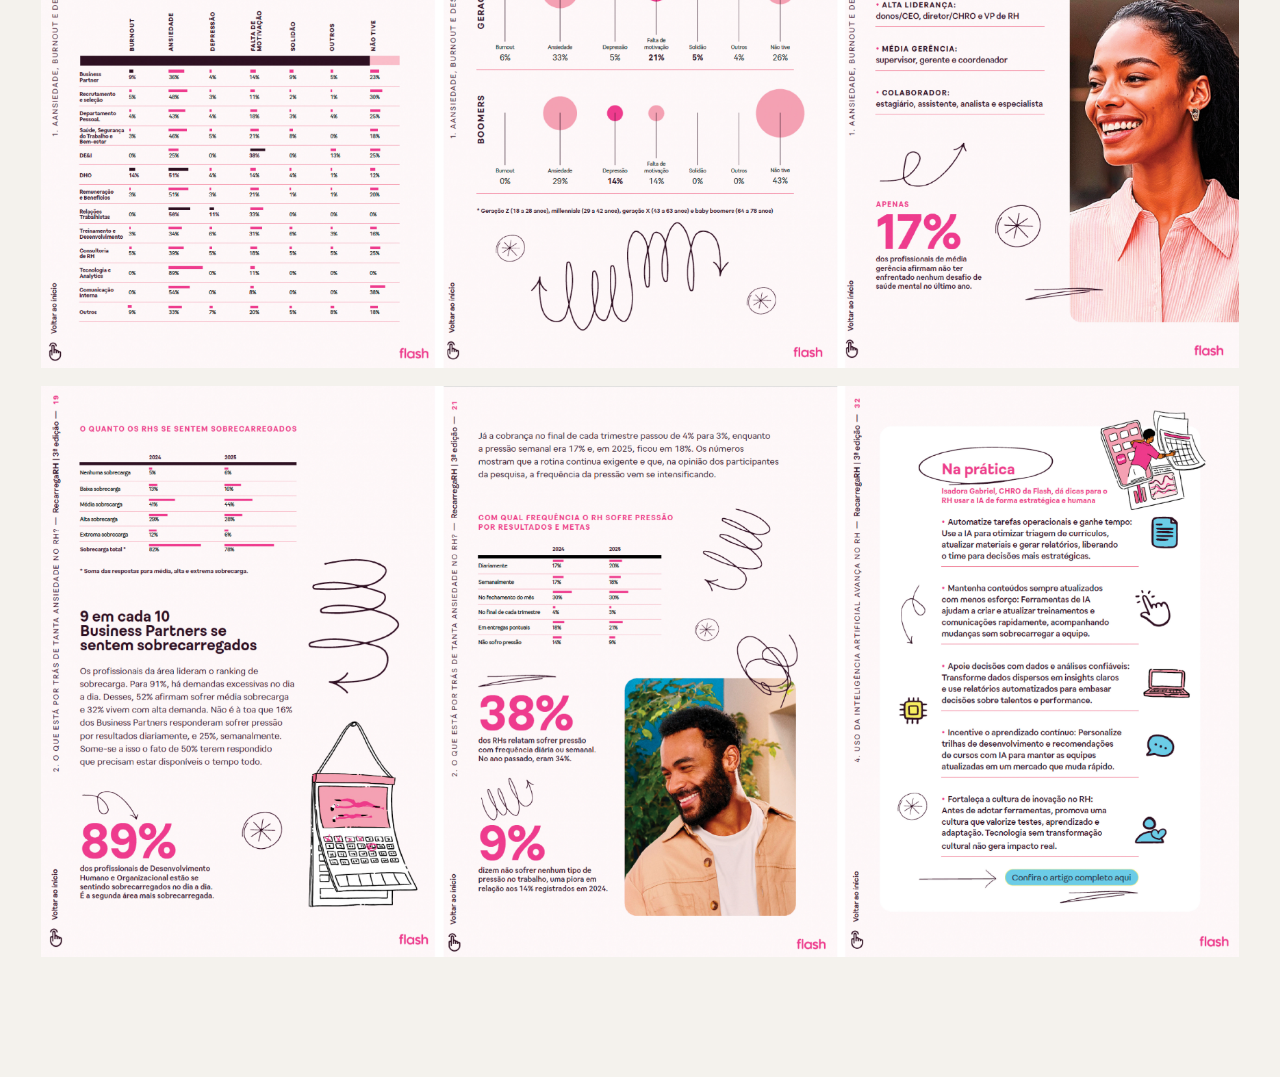
<file: cases/digital-book.html>
<!doctype html><html lang="pt-BR"><head><meta charset="utf-8"><meta name="viewport" content="width=device-width,initial-scale=1"><title>Digital book — Verucio Ferraz</title><link rel="stylesheet" href="../style.css"></head><body>
<header class="topbar"><a class="brand" href="../index.html">VERÚCIO FERRAZ</a><nav><a href="../index.html#work">Work</a><a href="../index.html#about">About</a><a href="../index.html#contact">Contact</a></nav></header>
<main class="case-page"><a class="back" href="../index.html#work">← Selected Work</a><section class="case-head"><h1>Digital book</h1><p>Livros e dossiês informativos com visualização de dados. Em colaboração com Thomaz Gomes (Ampplia) e Estúdio Nono (Flash).  
</p></section><section class="case-grid">
  <figure class="wide">
    <img src="../images/perfil-chro-2025.png" alt="Capa do Digital book">
  </figure>

<figure><img src="../images/RH-01.jpg" alt="Digital book, imagem 1"></figure>
<figure><img src="../images/RH-02.jpg" alt="Digital book, imagem 2"></figure>
<figure><img src="../images/RH-03.jpg" alt="Digital book, imagem 3"></figure>
<figure><img src="../images/Rh-04.jpg" alt="Digital book, imagem 4"></figure>

<figure class="wide"><img src="../images/Flash-01.png" alt="Digital book, imagem 1"></figure>
<figure class="wide"><img src="../images/Flash-01-RH.jpg" alt="Digital book, imagem 2"></figure>
<figure class="wide"><img src="../images/Flash-02-RH.jpg" alt="Digital book, imagem 3"></figure>
<figure class="wide"><img src="../images/Flash-03-RH.jpg" alt="Digital book, imagem 4"></figure>
  
</section></main>
</body></html>
</file>
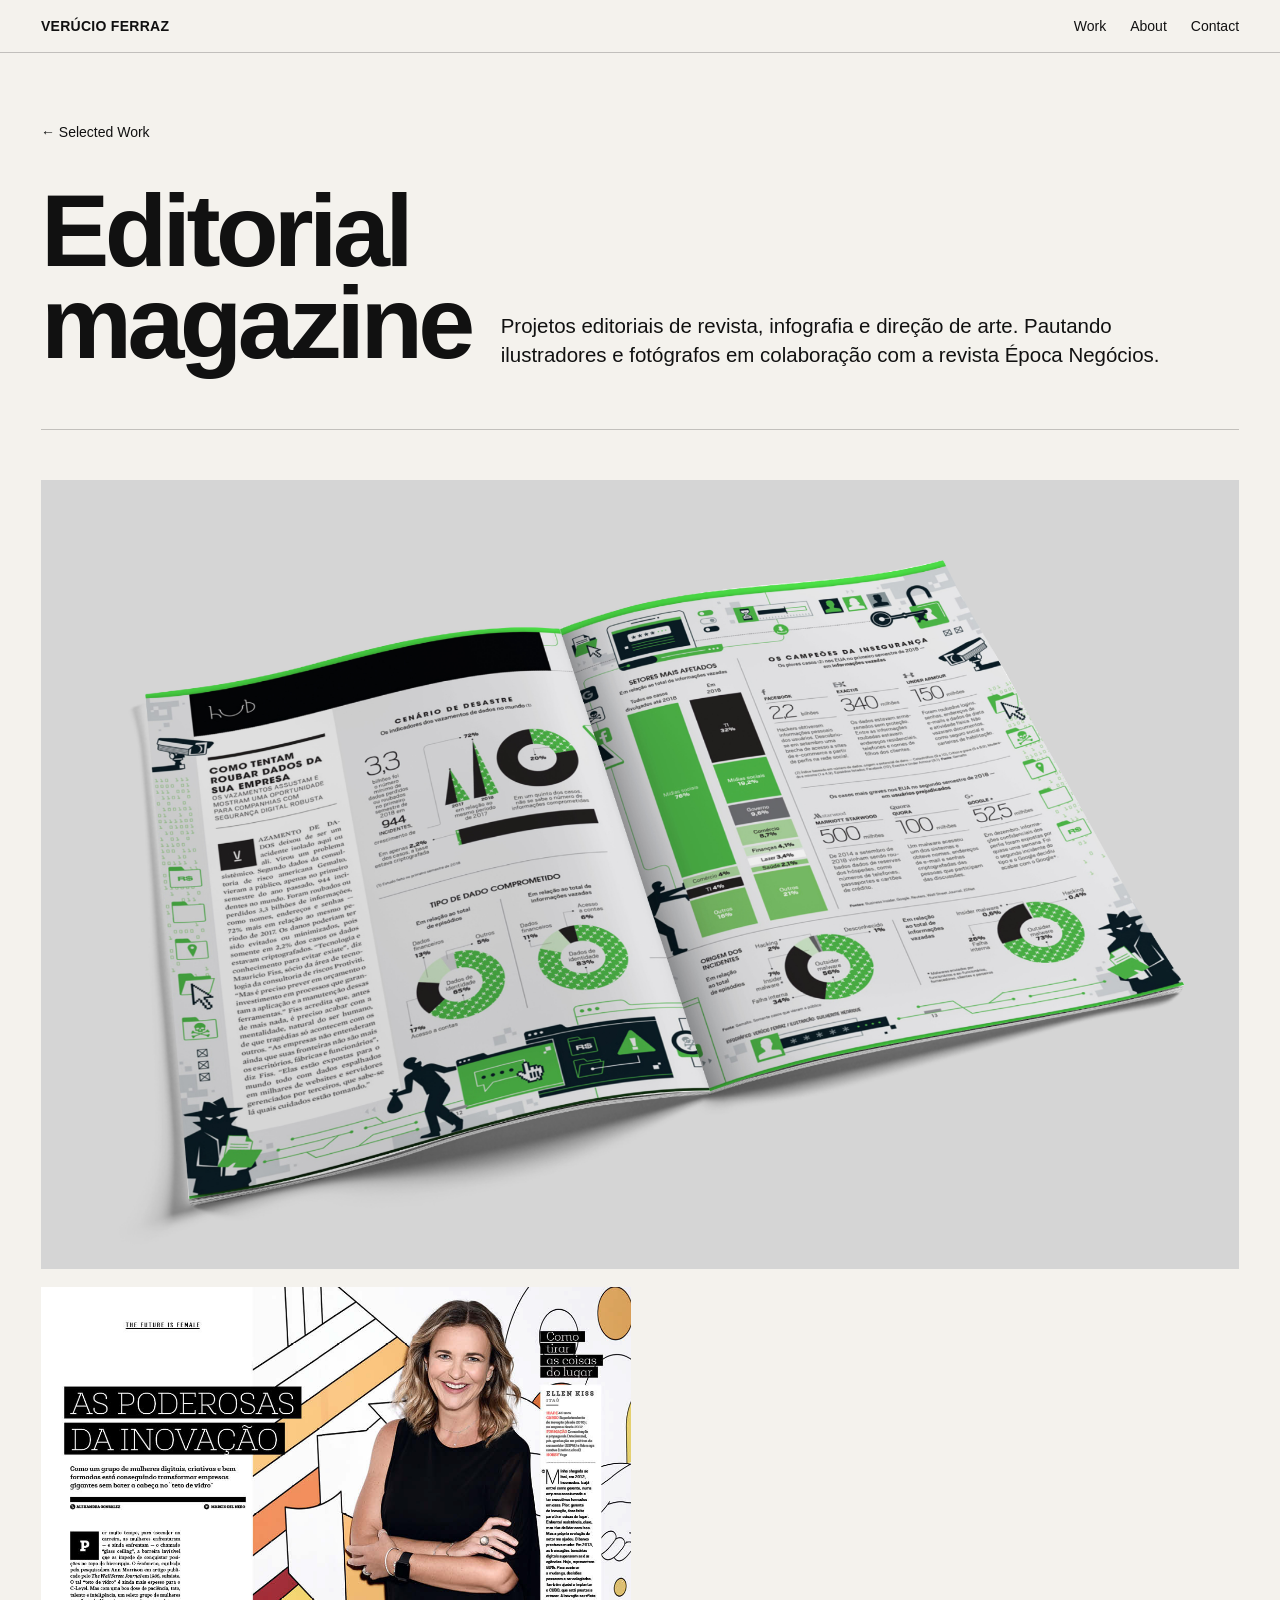
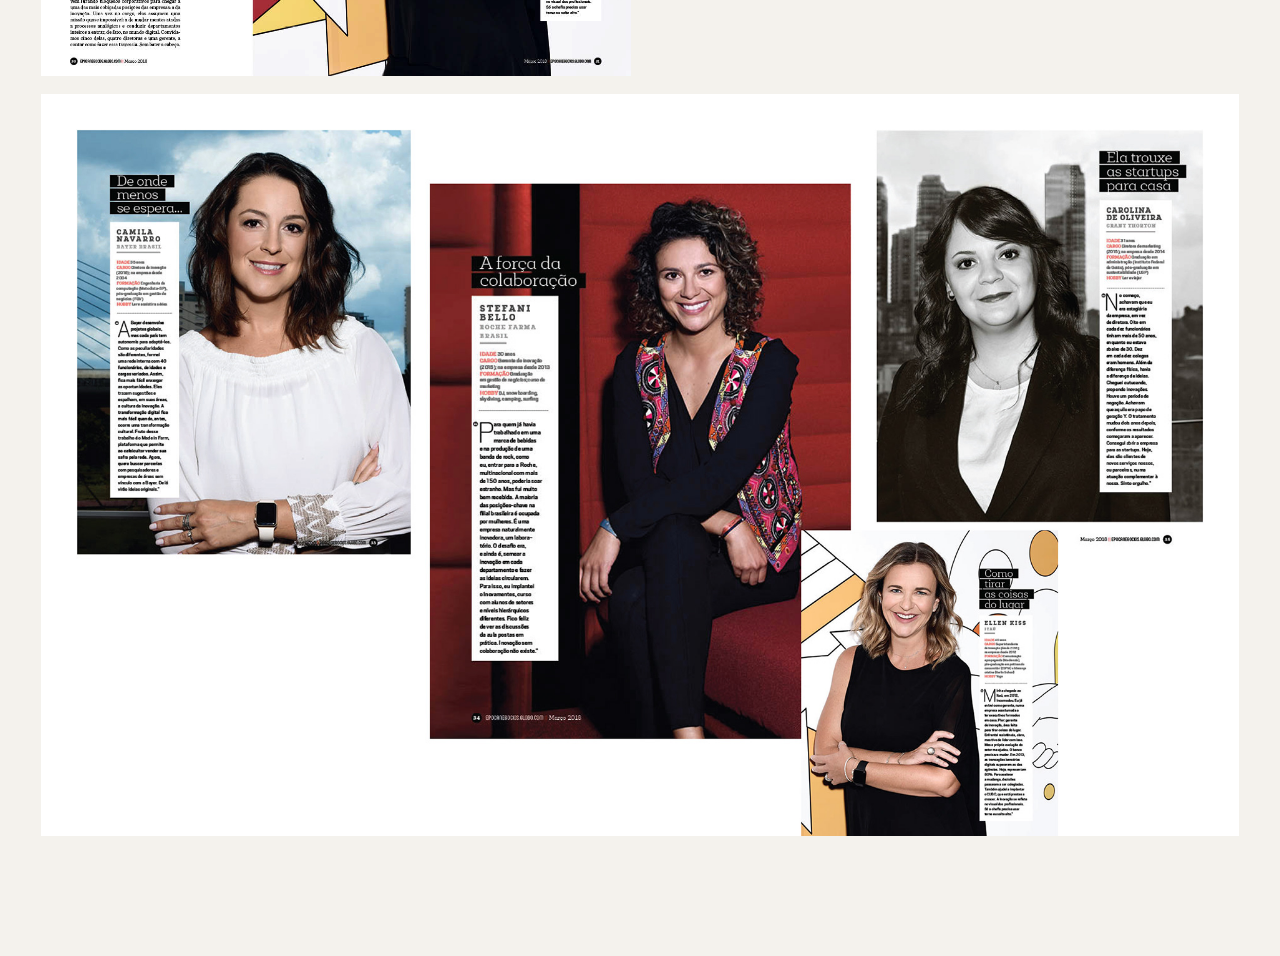
<file: cases/editorial-magazine.html>
<!doctype html><html lang="pt-BR"><head><meta charset="utf-8"><meta name="viewport" content="width=device-width,initial-scale=1"><title>Editorial magazine — Verucio Ferraz</title><link rel="stylesheet" href="../style.css"></head><body>
<header class="topbar"><a class="brand" href="../index.html">VERÚCIO FERRAZ</a><nav><a href="../index.html#work">Work</a><a href="../index.html#about">About</a><a href="../index.html#contact">Contact</a></nav></header>
<main class="case-page"><a class="back" href="../index.html#work">← Selected Work</a><section class="case-head"><h1>Editorial magazine</h1><p>Projetos editoriais de revista, infografia e direção de arte. Pautando ilustradores e fotógrafos em colaboração com a revista Época Negócios.</p></section>
<section class="case-grid"><figure class="wide"><img src="../images/editorial-seguranca-digital.png" alt="Editorial magazine"></figure>
<figure><img src="../images/EN-executivas-01.jpg" alt="Editorial"></figure>
<figure class="wide"><img src="../images/EN-executivas-06.jpg" alt="Editorial"></figure>
</section></main>
</body></html>
</file>
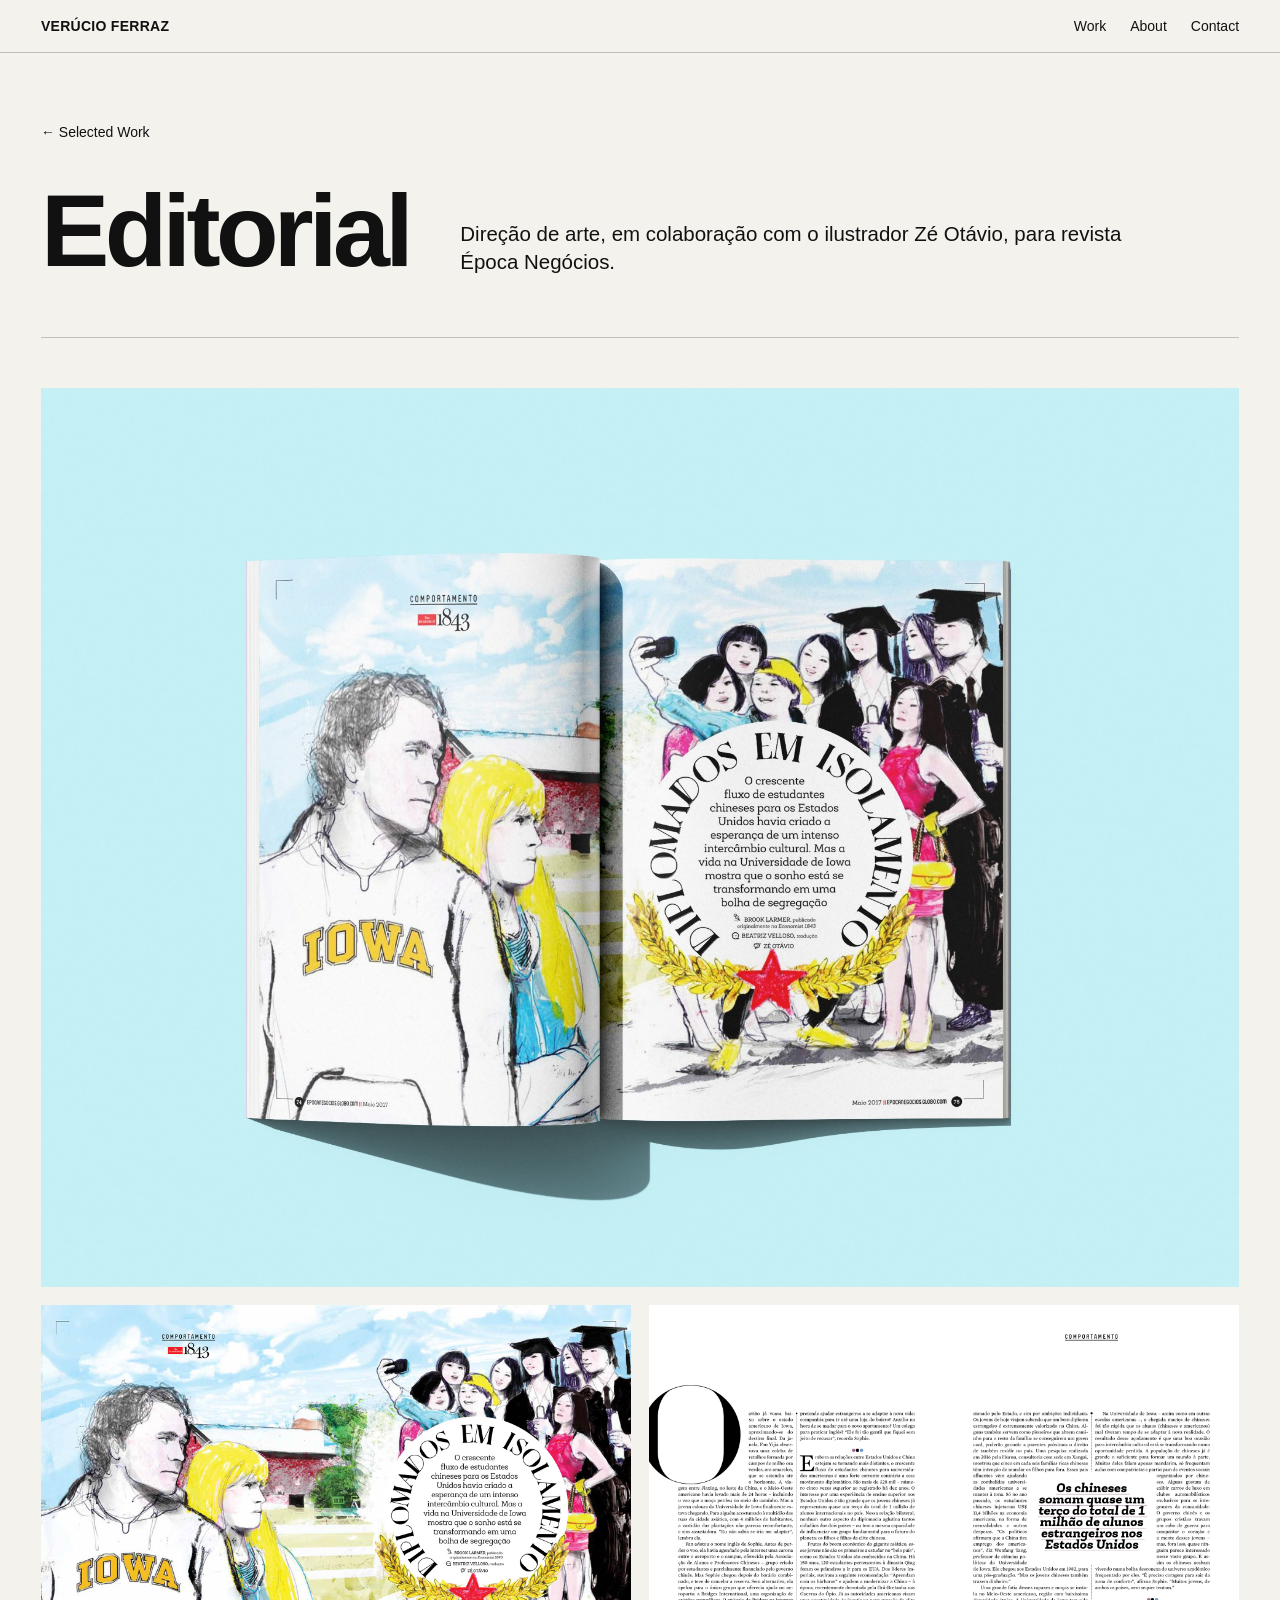
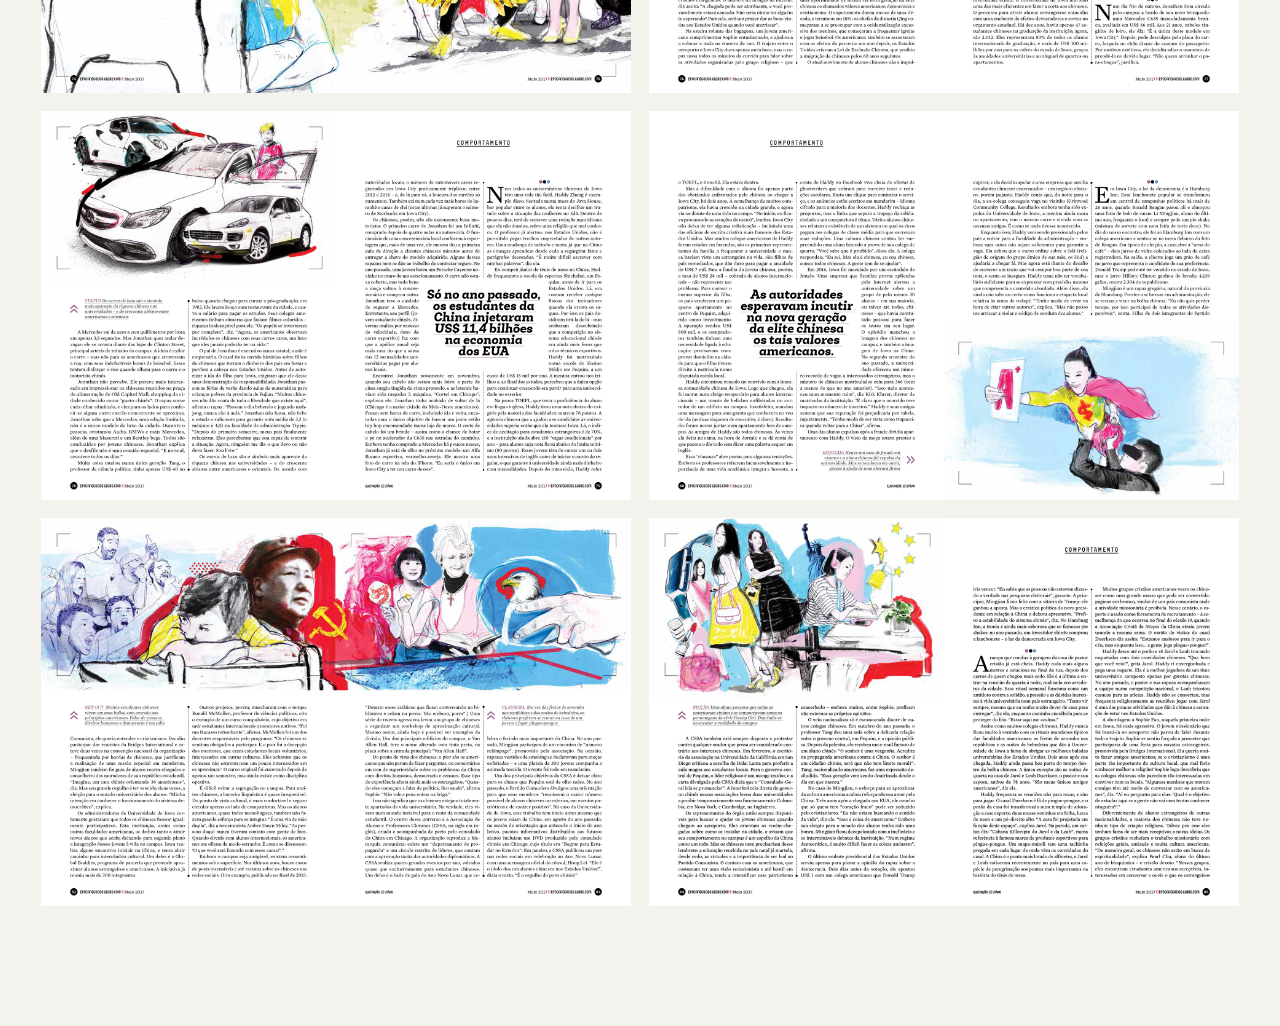
<file: cases/editorial.html>
<!doctype html><html lang="pt-BR"><head><meta charset="utf-8"><meta name="viewport" content="width=device-width,initial-scale=1"><title>Editorial — Verucio Ferraz</title><link rel="stylesheet" href="../style.css"></head><body>
<header class="topbar"><a class="brand" href="../index.html">VERÚCIO FERRAZ</a><nav><a href="../index.html#work">Work</a><a href="../index.html#about">About</a><a href="../index.html#contact">Contact</a></nav></header>
<main class="case-page"><a class="back" href="../index.html#work">← Selected Work</a><section class="case-head"><h1>Editorial</h1><p>Direção de arte, em colaboração com o ilustrador Zé Otávio, para revista Época Negócios.</p></section>
<section class="case-grid"><figure class="wide"><img src="../images/editorial-diplomados.jpg" alt="Editorial"></figure>
<figure><img src="../images/EN-01.jpg" alt="Editorial"></figure>
<figure><img src="../images/EN-02.jpg" alt="Editorial"></figure>
<figure><img src="../images/EN-03.jpg" alt="Editorial"></figure>
<figure><img src="../images/EN-04.jpg" alt="Editorial"></figure>
<figure><img src="../images/EN-05.jpg" alt="Editorial"></figure>
<figure><img src="../images/EN-06.jpg" alt="Editorial"></figure>
</section></main>
</body></html>
</file>
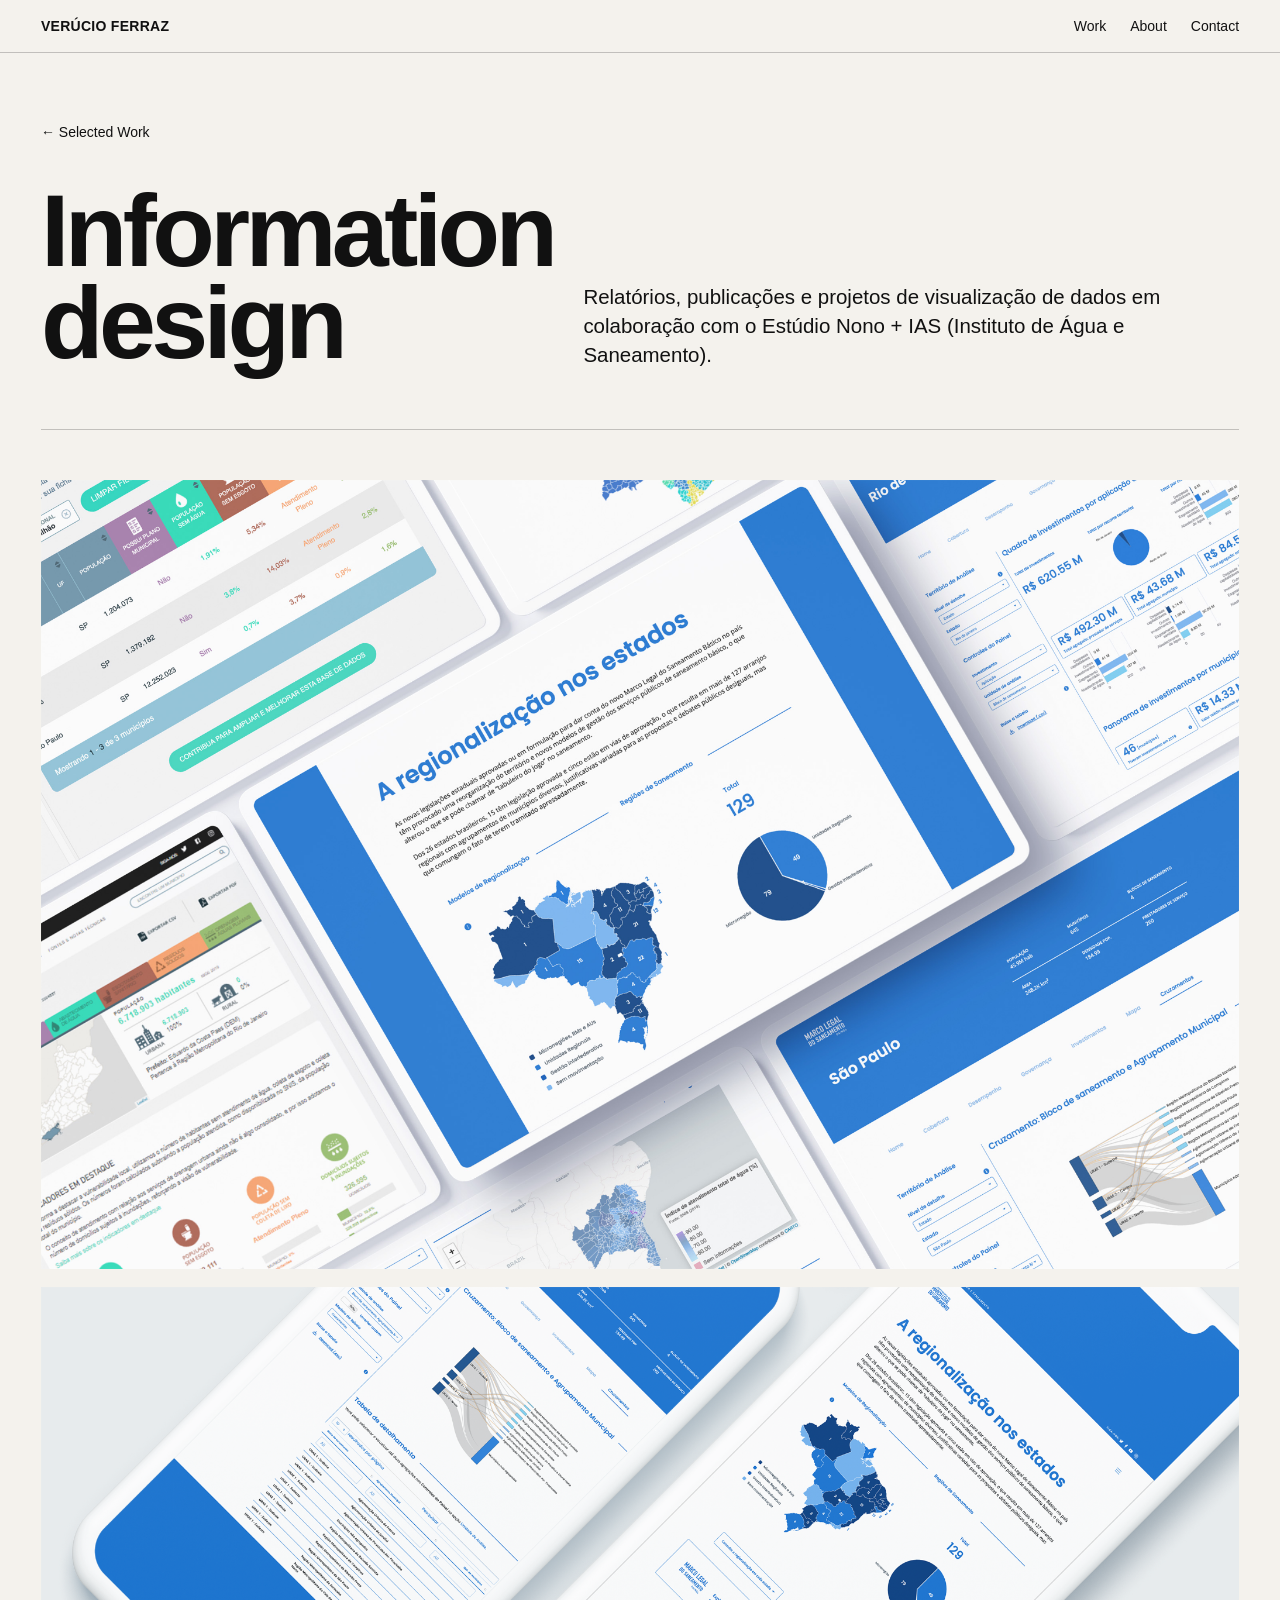
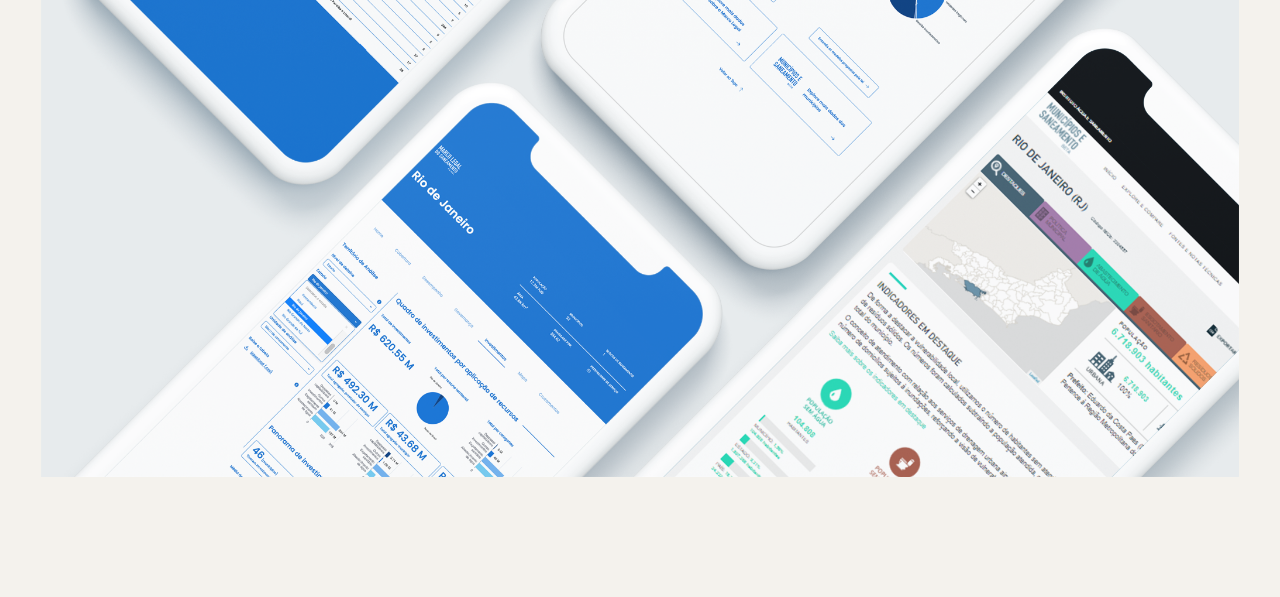
<file: cases/information-design.html>
<!doctype html><html lang="pt-BR"><head><meta charset="utf-8"><meta name="viewport" content="width=device-width,initial-scale=1"><title>Information design — Verucio Ferraz</title><link rel="stylesheet" href="../style.css"></head><body>
<header class="topbar"><a class="brand" href="../index.html">VERÚCIO FERRAZ</a><nav><a href="../index.html#work">Work</a><a href="../index.html#about">About</a><a href="../index.html#contact">Contact</a></nav></header>
<main class="case-page"><a class="back" href="../index.html#work">← Selected Work</a><section class="case-head"><h1>Information design</h1><p>Relatórios, publicações e projetos de visualização de dados em colaboração com o Estúdio Nono + IAS (Instituto de Água e Saneamento).</p></section><section class="case-grid"><figure class="wide"><img src="../images/information-design-ias.png" alt="Information design"></figure>
<figure class="wide"><img src="../images/information-design-ias-mobile.png" alt="Information design"></figure></section></main>
</body></html>
</file>
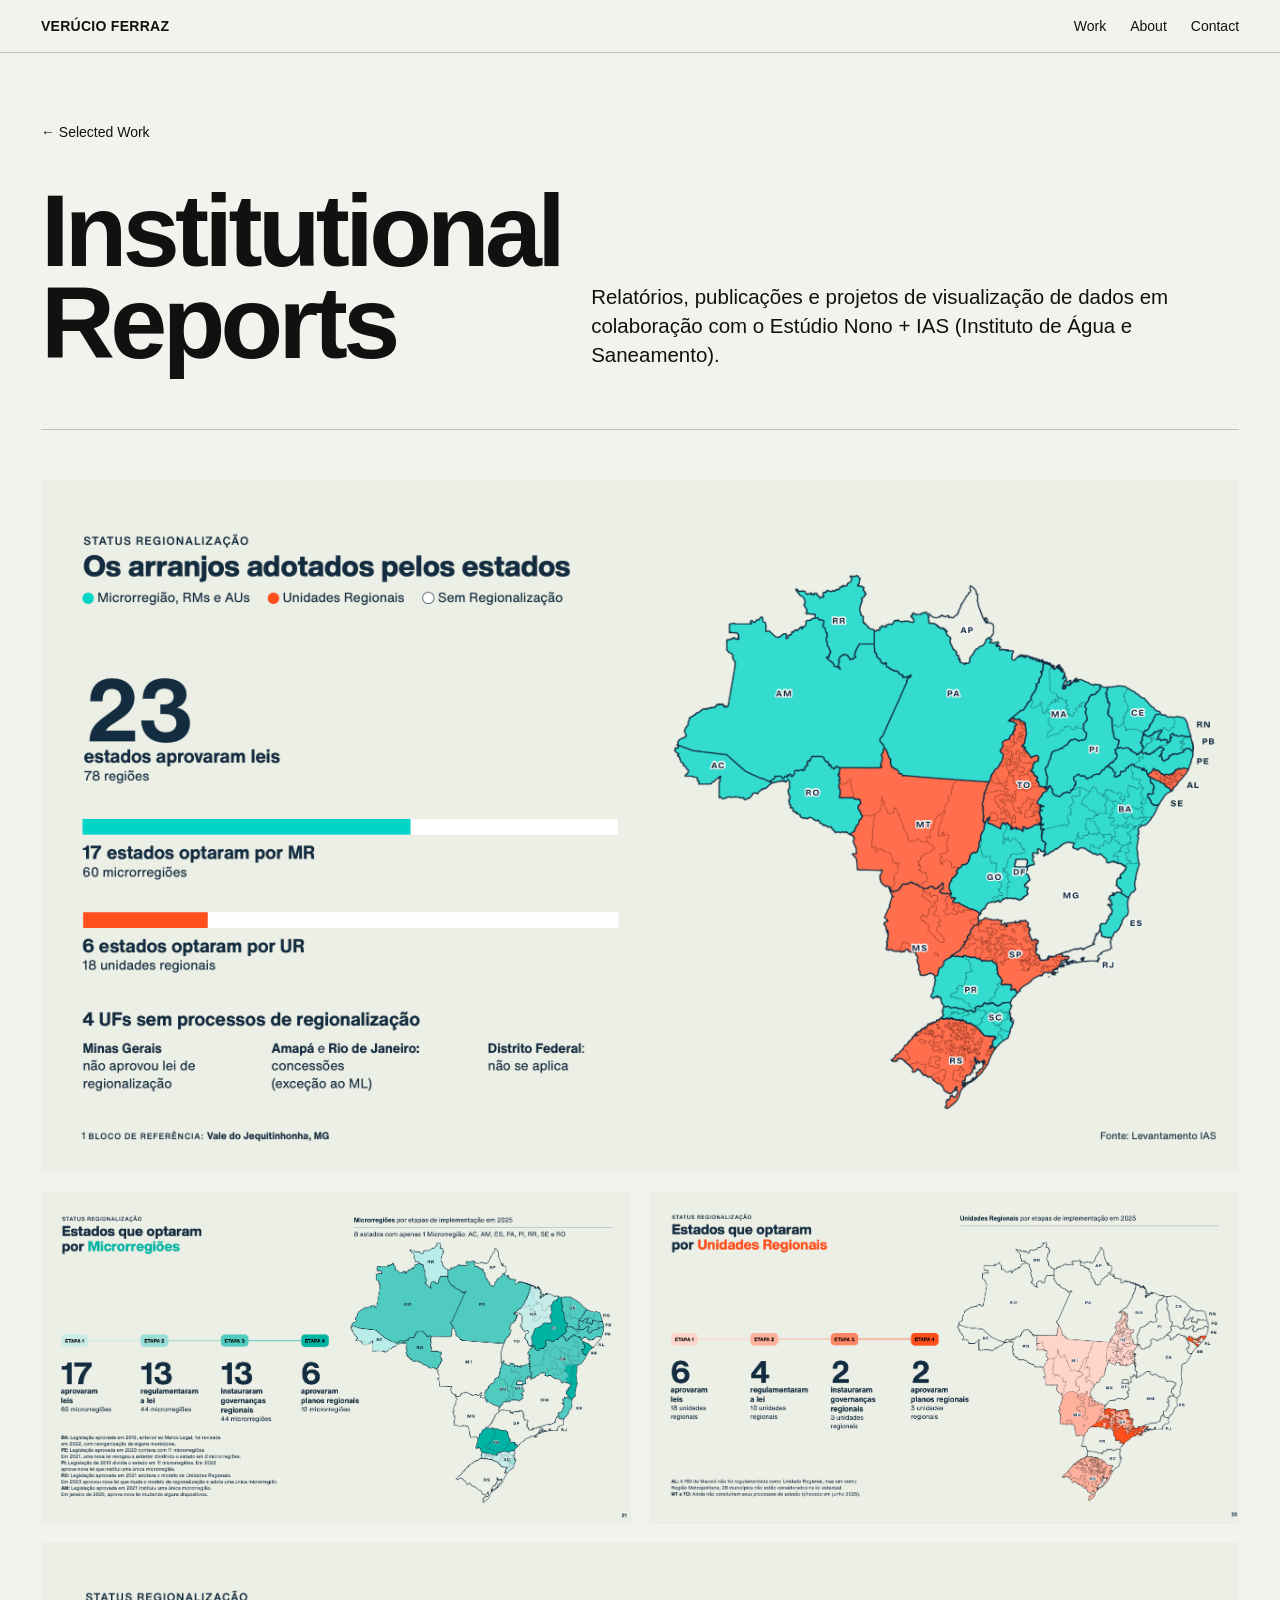
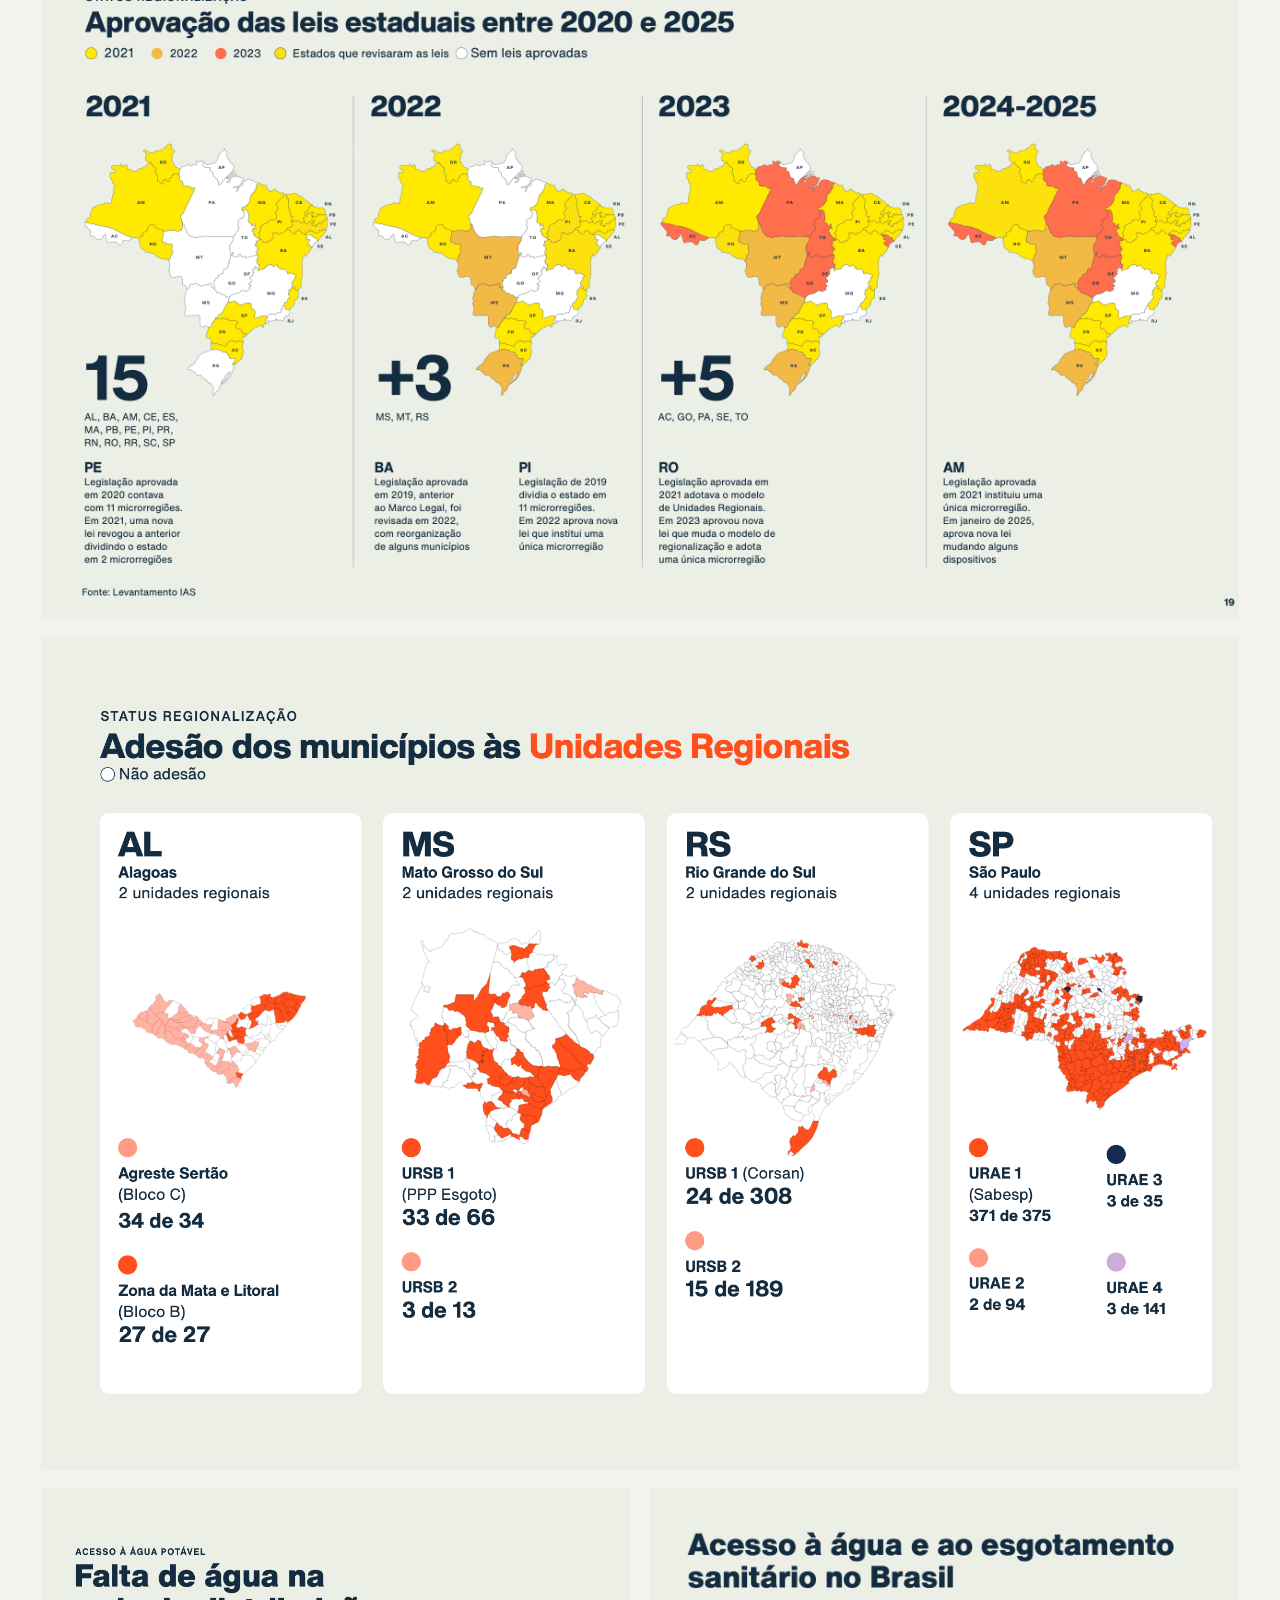
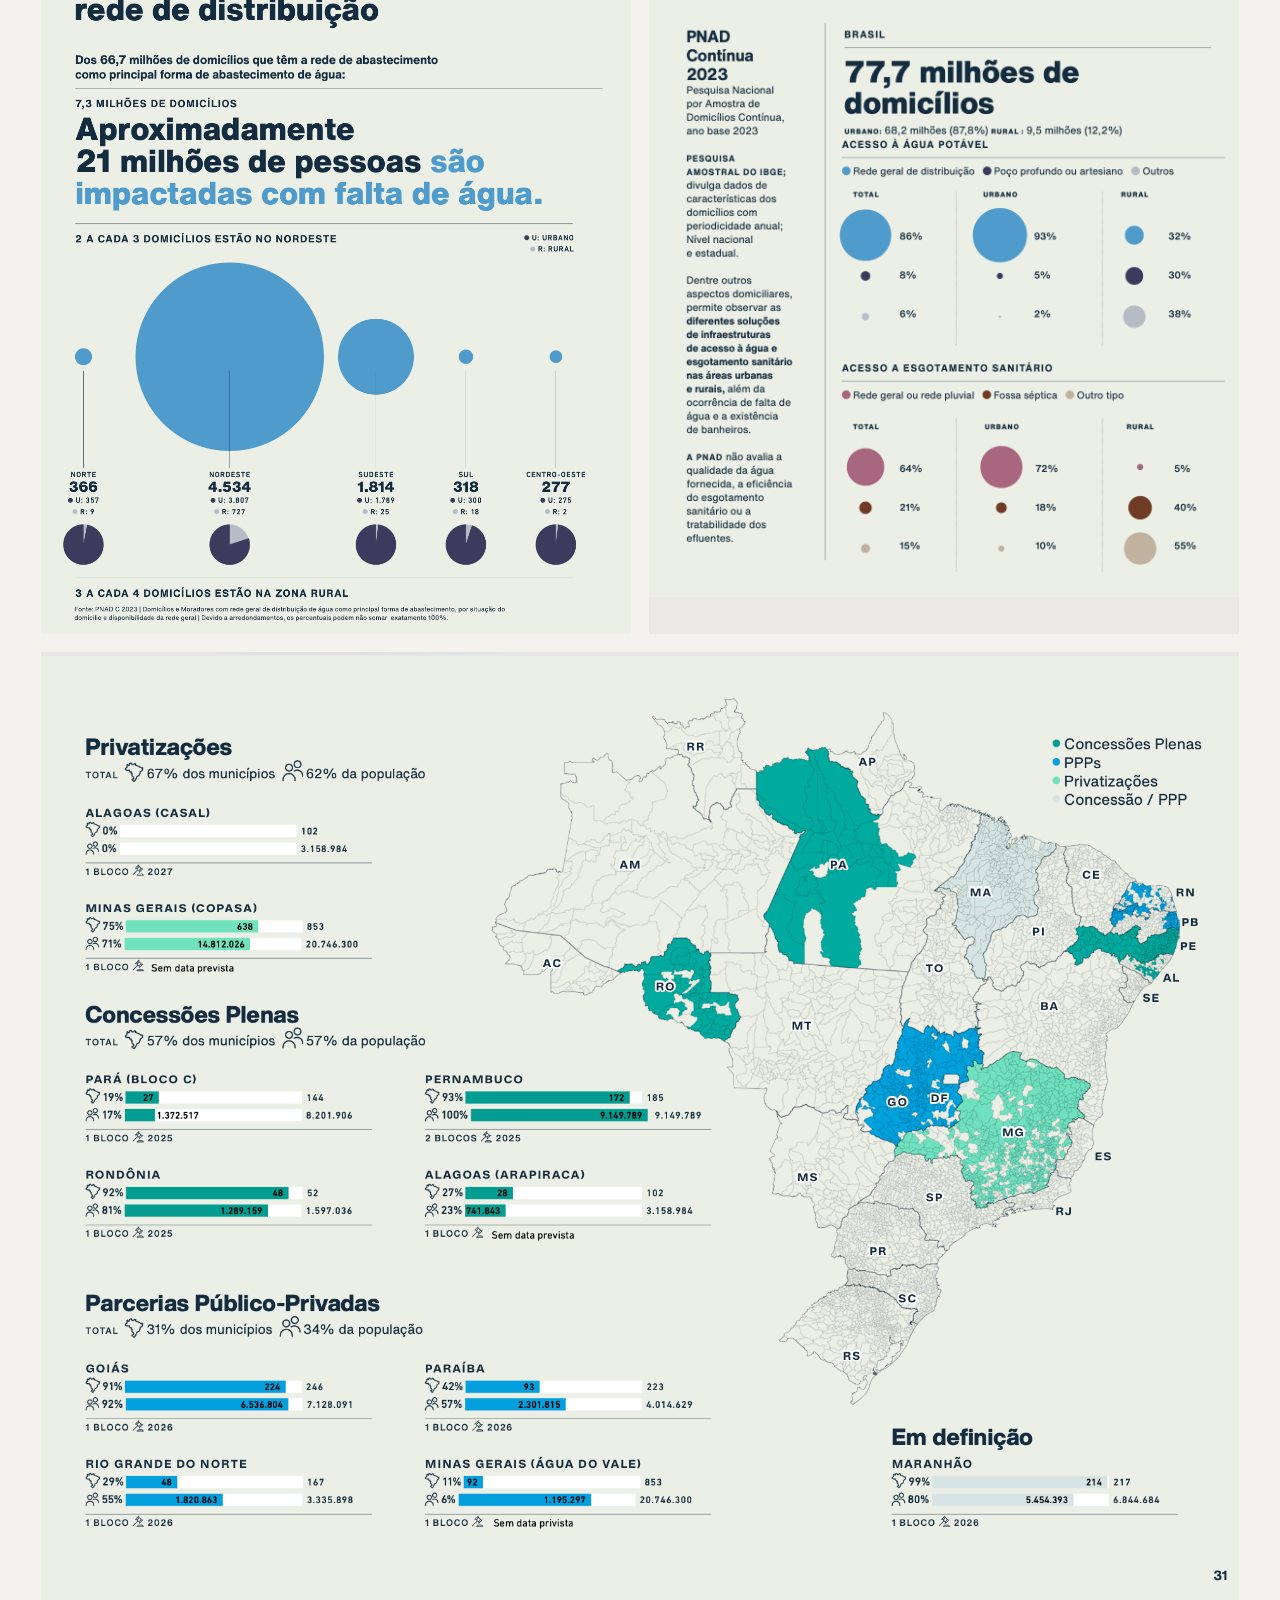
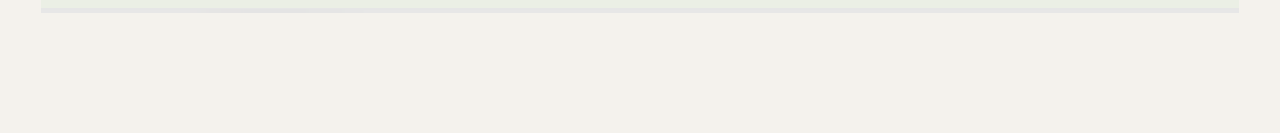
<file: cases/report.html>
<!doctype html>
<html lang="pt-BR">
<head>
  <meta charset="utf-8">
  <meta name="viewport" content="width=device-width,initial-scale=1">
  <title>Institutional Report — Verucio Ferraz</title>
  <link rel="stylesheet" href="../style.css">
</head>

<body>

<header class="topbar">
  <a class="brand" href="../index.html">VERÚCIO FERRAZ</a>
  <nav>
    <a href="../index.html#work">Work</a>
    <a href="../index.html#about">About</a>
    <a href="../index.html#contact">Contact</a>
  </nav>
</header>

<main class="case-page">

  <a class="back" href="../index.html#work">← Selected Work</a>

  <section class="case-head">
    <h1>Institutional Reports</h1>
    <p>Relatórios, publicações e projetos de visualização de dados em colaboração com o Estúdio Nono + IAS (Instituto de Água e Saneamento).</p>
  </section>

  <section class="case-grid">

  <!-- ABERTURA -->
  <figure class="wide">
    <img src="../images/Tabuleiro_000.png" alt="Tabuleiro do Saneamento Básico">
  </figure>

  <!-- DUAS IMAGENS -->
  <figure>
    <img src="../images/Tabuleiro_06.png" alt="Tabuleiro do Saneamento Básico">
  </figure>

  <figure>
    <img src="../images/Tabuleiro_01.png" alt="Tabuleiro do Saneamento Básico">
  </figure>

  <!-- DUAS IMAGENS -->
  <figure class="wide">
    <img src="../images/Tabuleiro_00.png" alt="Tabuleiro do Saneamento Básico">
  </figure>

  <figure class="wide">
    <img src="../images/Tabuleiro_02.png" alt="Tabuleiro do Saneamento Básico">
  </figure>

  <!-- DUAS IMAGENS -->
  <figure>
    <img src="../images/Tabuleiro_03.png" alt="Tabuleiro do Saneamento Básico">
  </figure>

  <figure>
    <img src="../images/Tabuleiro_05.png" alt="Tabuleiro do Saneamento Básico">
  </figure>
    
      <!-- IMAGEM GRANDE -->
  <figure class="wide">
    <img src="../images/Tabuleiro_04.png" alt="Tabuleiro do Saneamento Básico">
  </figure>

</section>

</main>

</body>
</html>
</file>
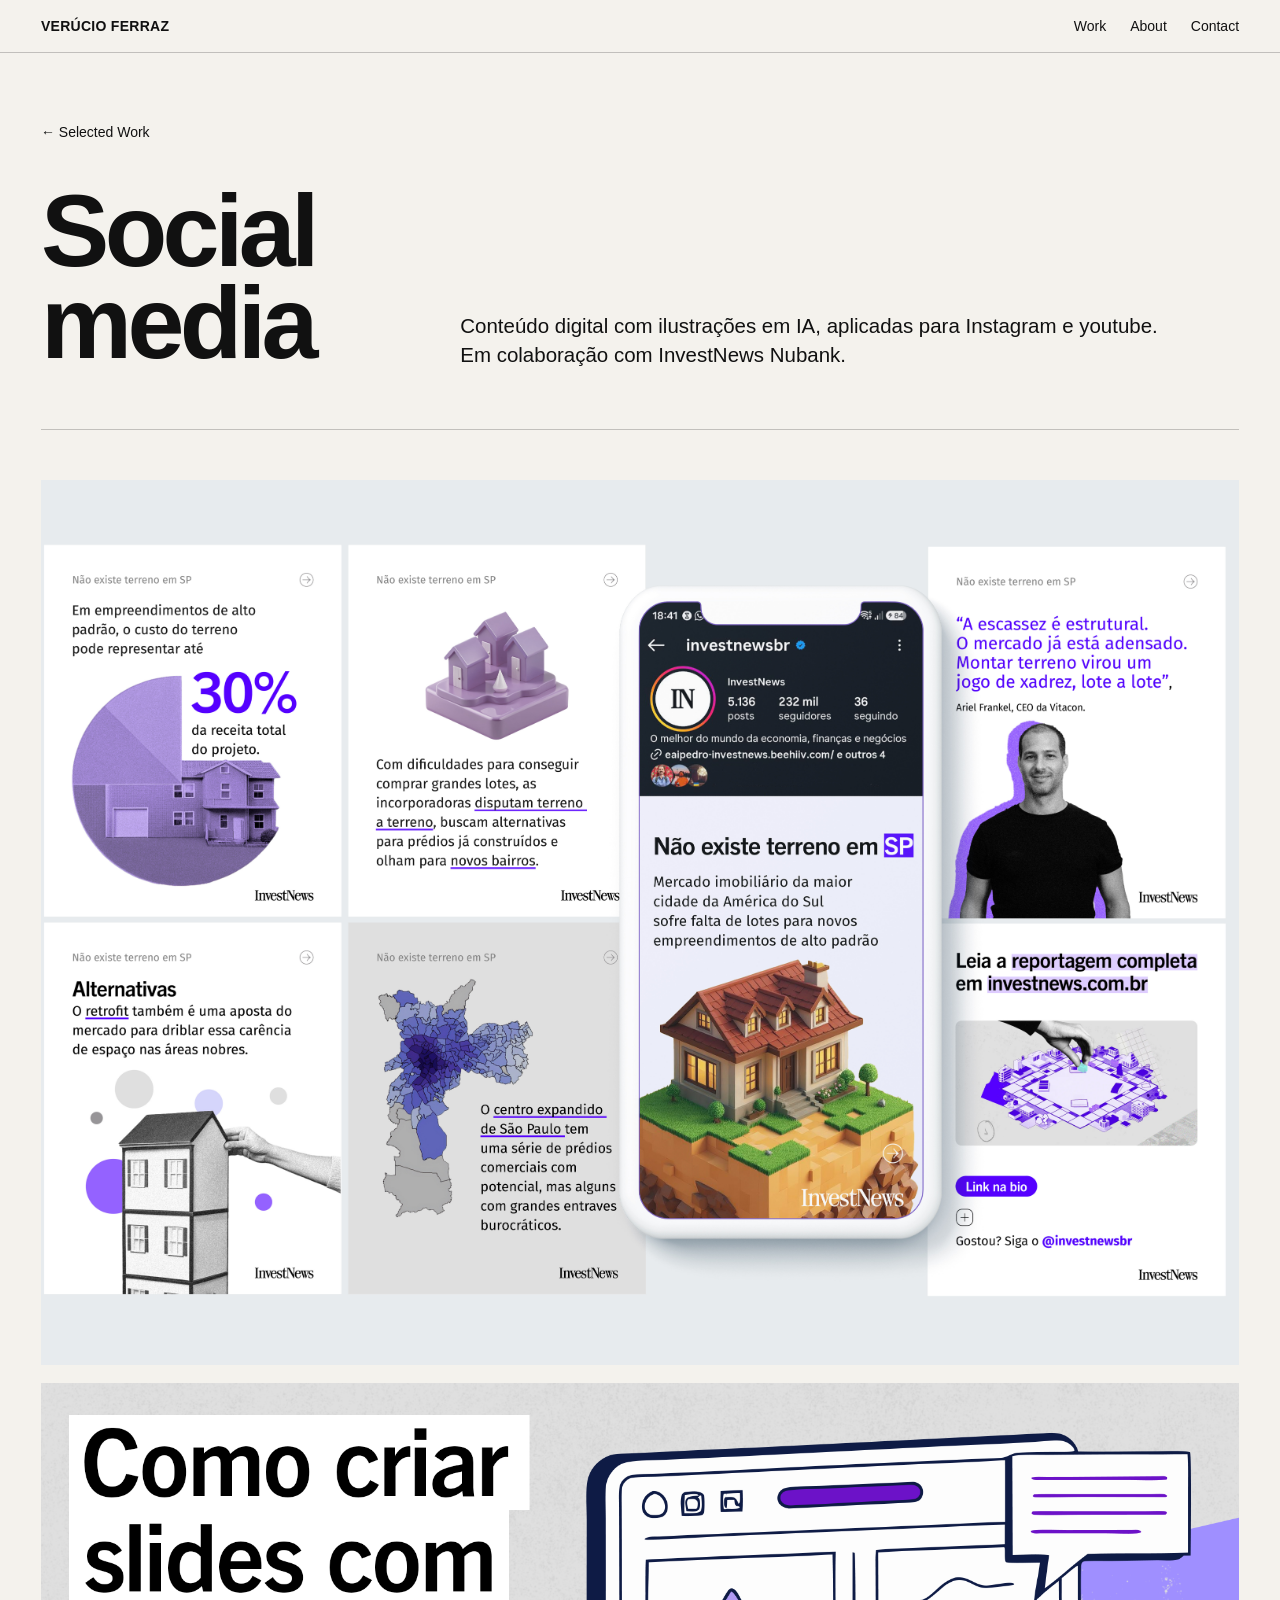
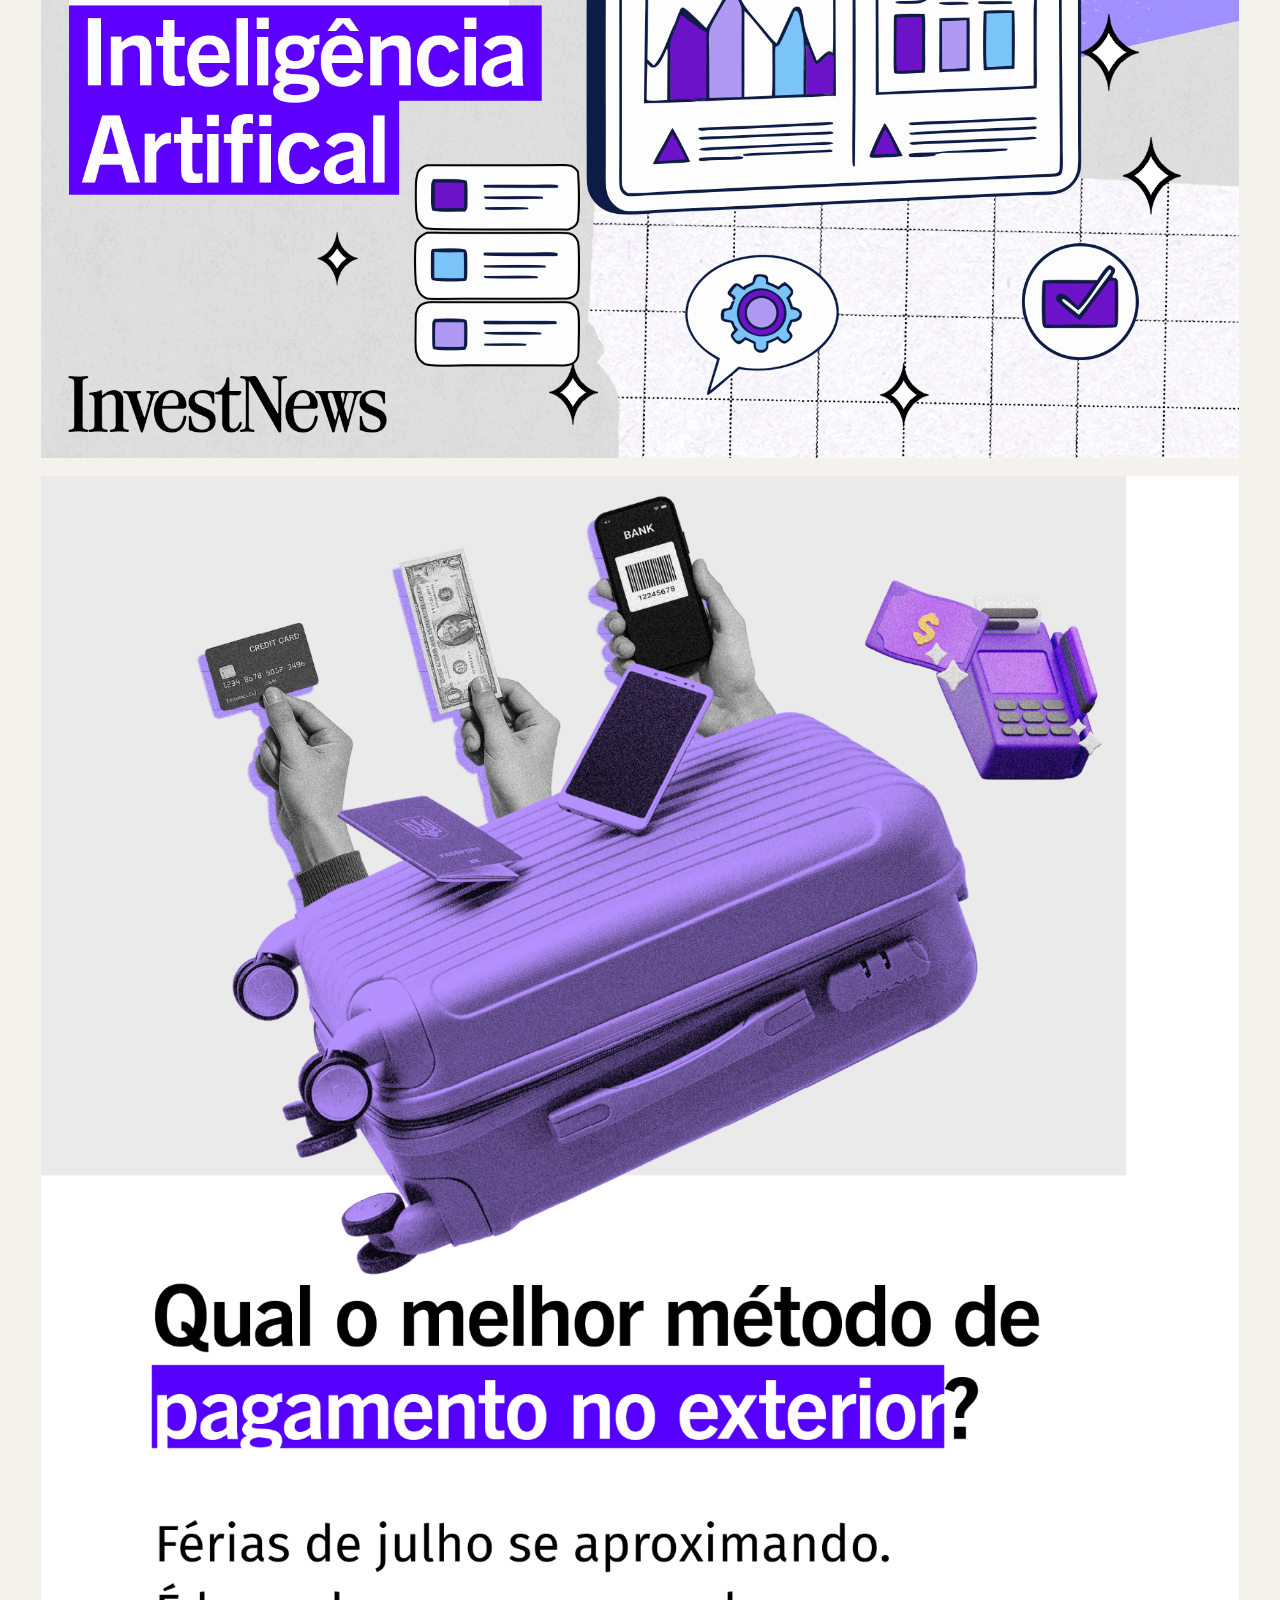
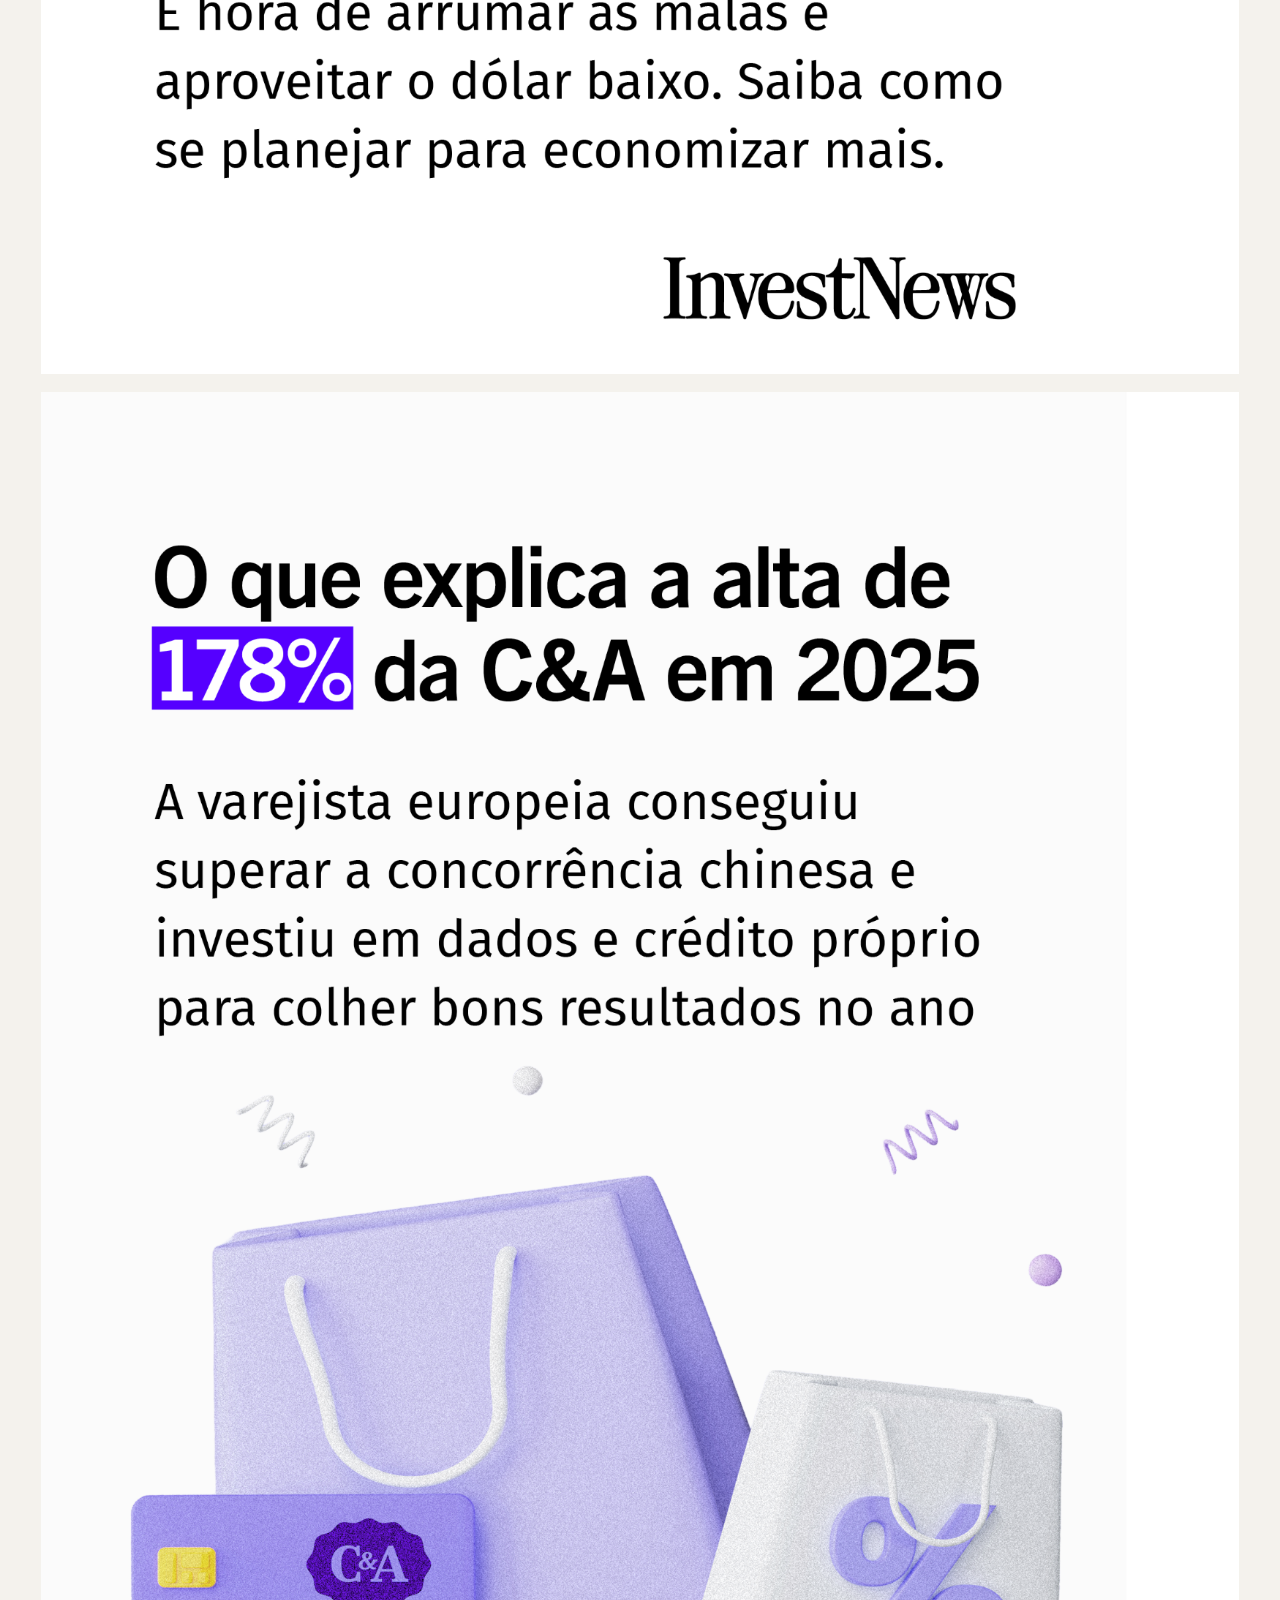
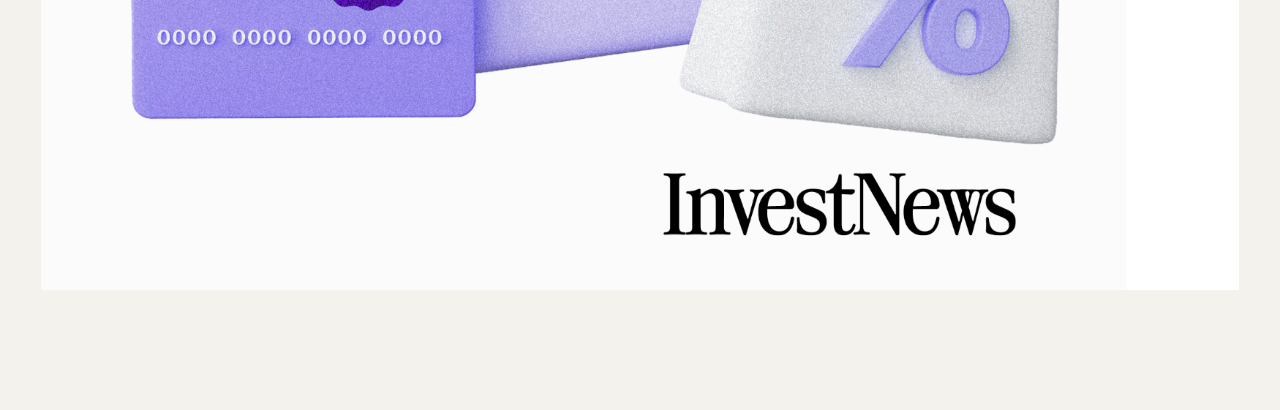
<file: cases/social-media.html>
<!doctype html><html lang="pt-BR"><head><meta charset="utf-8"><meta name="viewport" content="width=device-width,initial-scale=1"><title>Social media — Verucio Ferraz</title><link rel="stylesheet" href="../style.css"></head><body>
<header class="topbar"><a class="brand" href="../index.html">VERÚCIO FERRAZ</a><nav><a href="../index.html#work">Work</a><a href="../index.html#about">About</a><a href="../index.html#contact">Contact</a></nav></header>
<main class="case-page"><a class="back" href="../index.html#work">← Selected Work</a><section class="case-head"><h1>Social media</h1><p>Conteúdo digital com ilustrações em IA, aplicadas para Instagram e youtube. Em colaboração com InvestNews Nubank.</p></section><section class="case-grid">
<figure class="wide"><img src="../images/Investnews-social-cover.jpg" alt="Social media — InvestNews"></figure>
<figure class="wide"><img src="../images/investnews-ia-slides.png" alt="Social media — InvestNews"></figure>

<figure class="wide"><img src="../images/investnews-08.png" alt="Social media — InvestNews"></figure>
<figure class="wide"><img src="../images/investnews-09.png" alt="Social media — InvestNews"></figure>


</section></main>
</body></html>
</file>
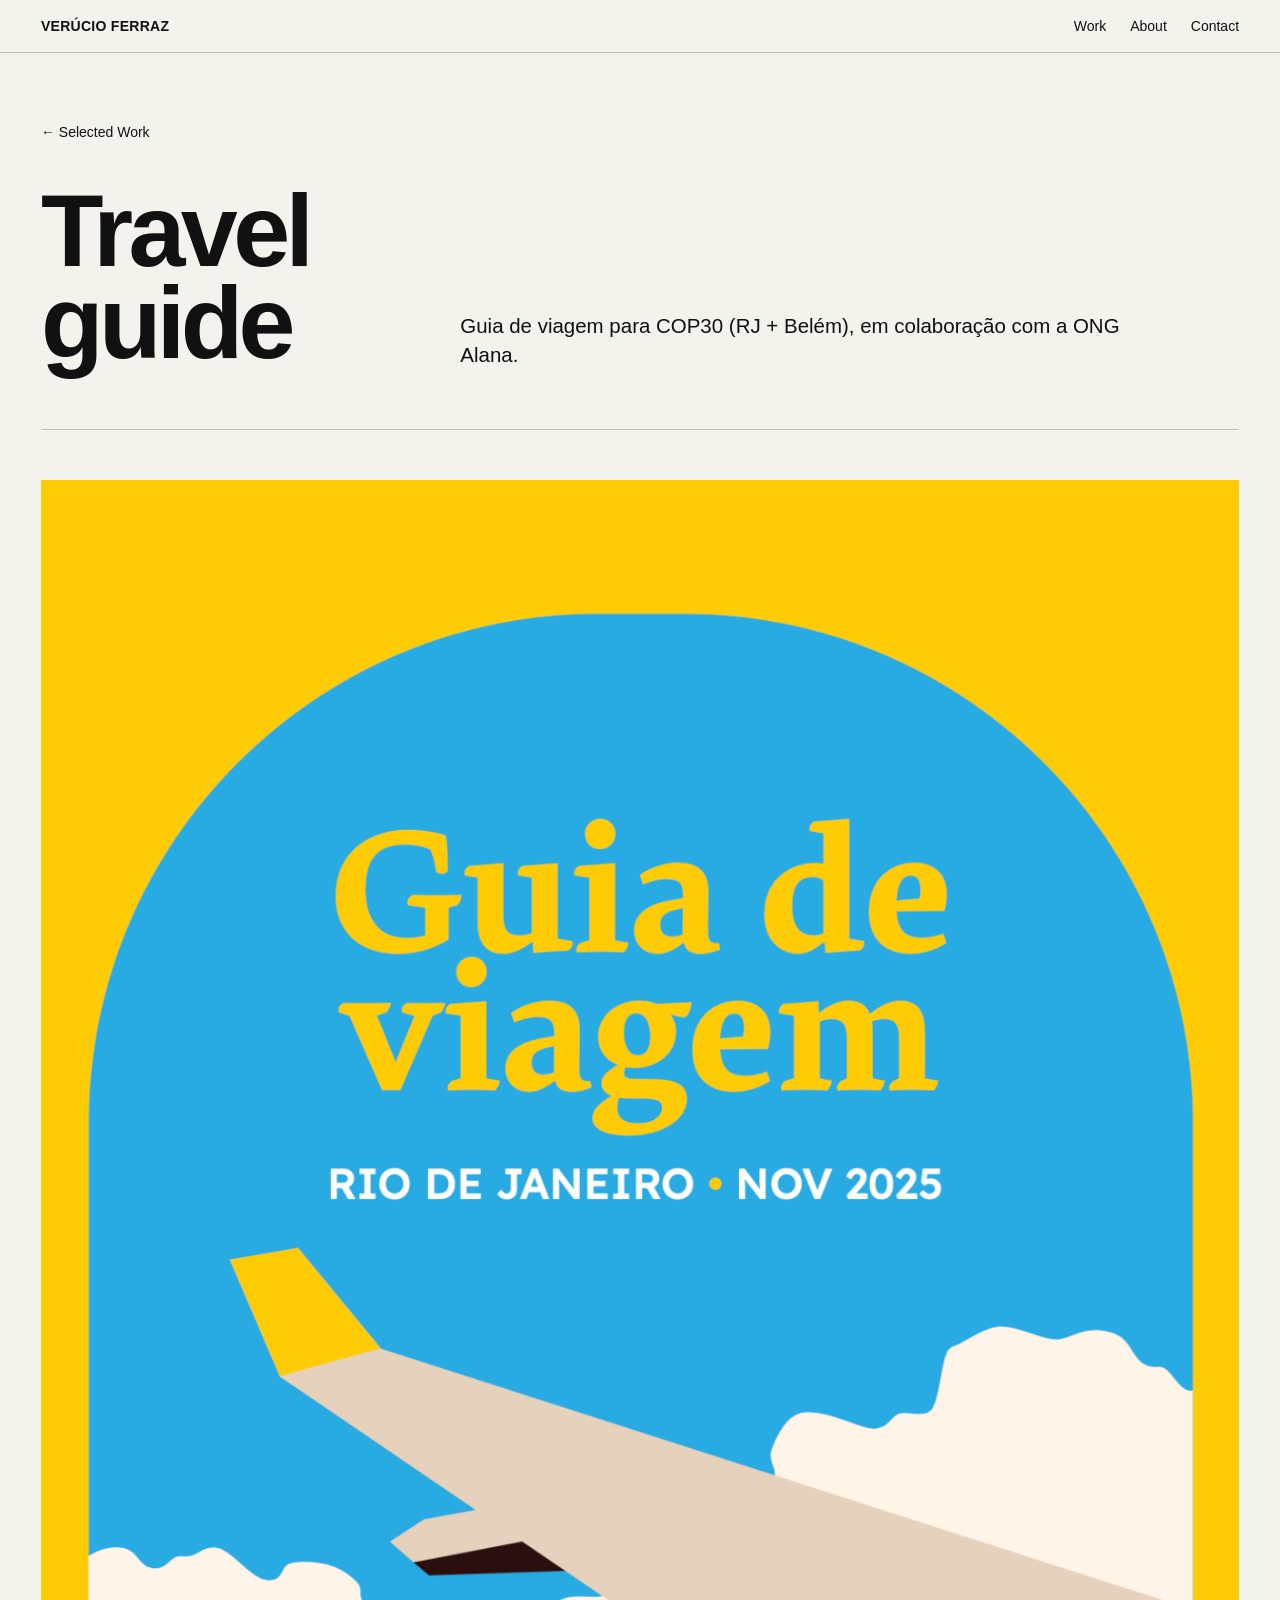
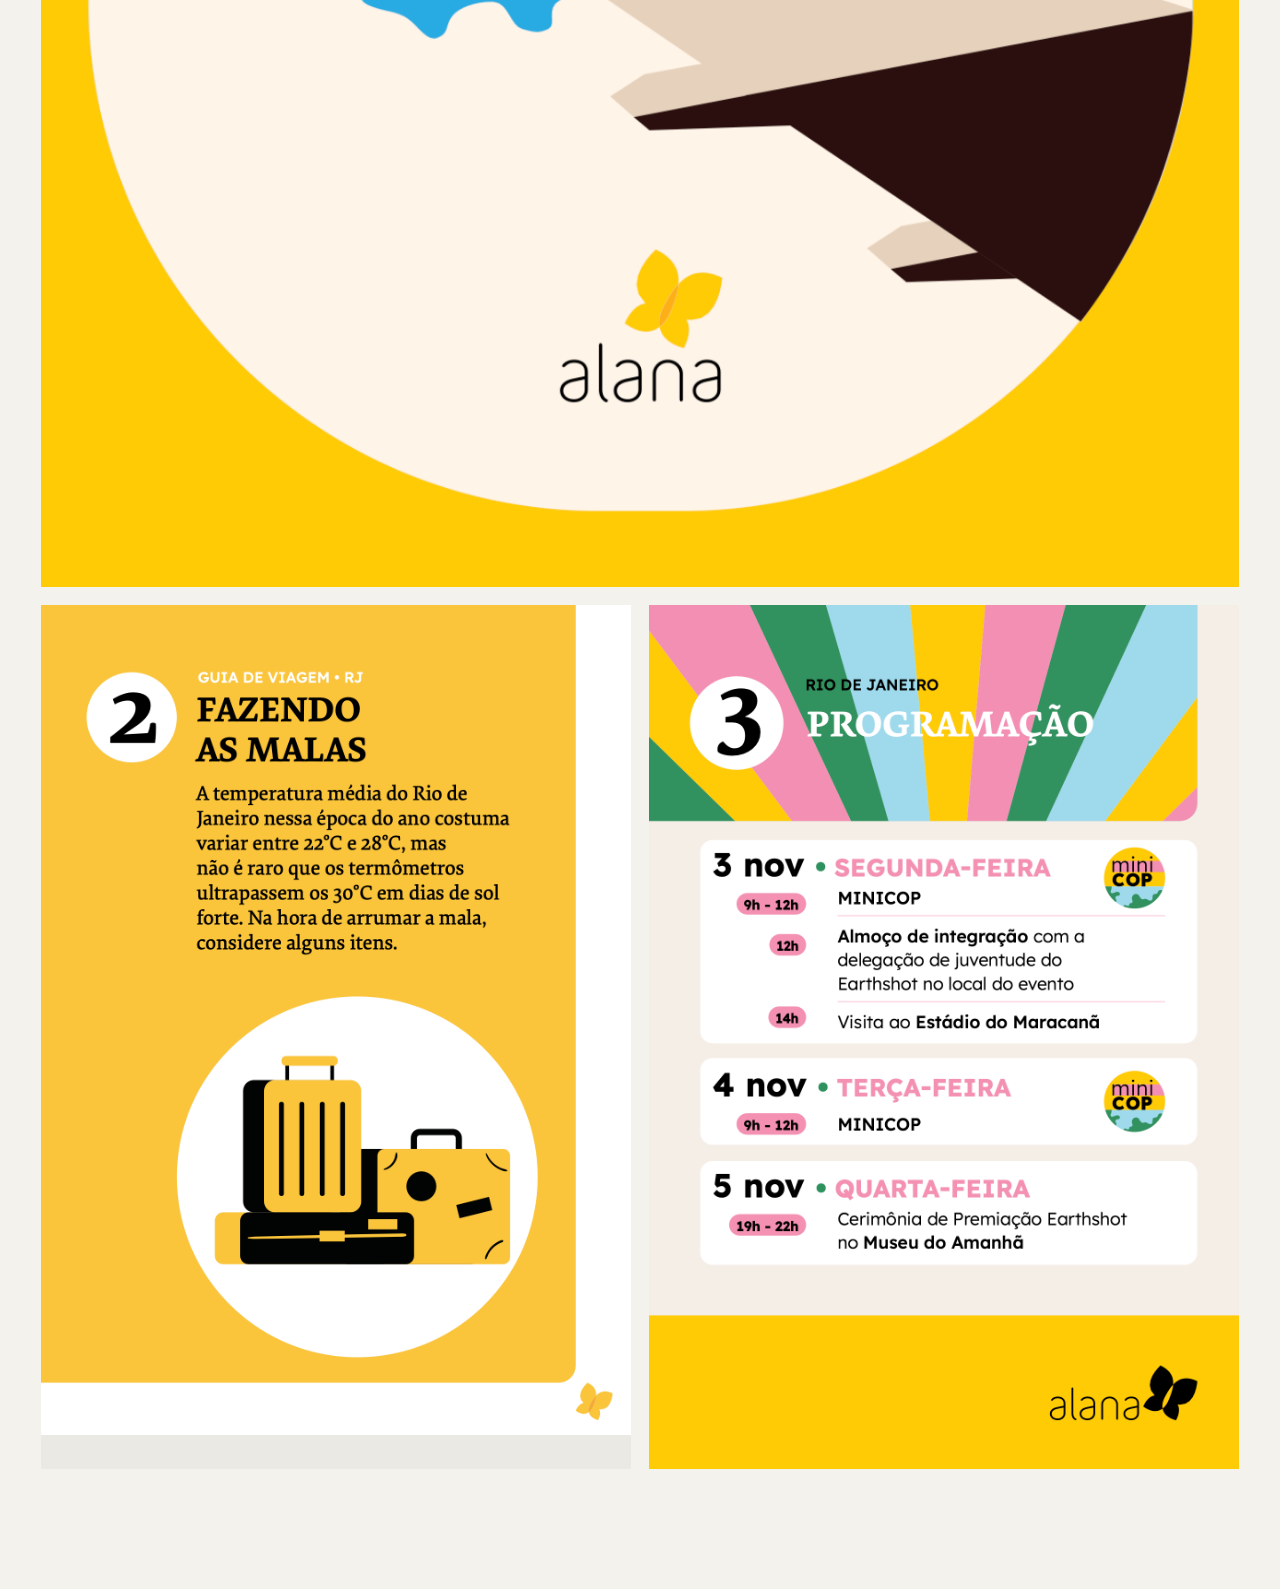
<file: cases/travel-guide.html>
<!doctype html><html lang="pt-BR"><head><meta charset="utf-8"><meta name="viewport" content="width=device-width,initial-scale=1"><title>Travel guide — Verucio Ferraz</title><link rel="stylesheet" href="../style.css"></head><body>
<header class="topbar"><a class="brand" href="../index.html">VERÚCIO FERRAZ</a><nav><a href="../index.html#work">Work</a><a href="../index.html#about">About</a><a href="../index.html#contact">Contact</a></nav></header>
<main class="case-page"><a class="back" href="../index.html#work">← Selected Work</a><section class="case-head"><h1>Travel guide</h1><p>Guia de viagem para COP30 (RJ + Belém), em colaboração com a ONG Alana.</p></section>
  <section class="case-grid"><figure class="wide"><img src="../images/guia-viagem-alana.png" alt="Travel guide"></figure>
  <figure><img src="../images/Alana-01.png" alt="Travel guide"></figure>
  <figure><img src="../images/Alana-02.png" alt="Travel guide"></figure>
   
  </section></main>
</body></html>
</file>
<file: style.css>
:root{--bg:#f4f2ed;--ink:#111;--line:rgba(17,17,17,.22);--pad:clamp(20px,3.2vw,56px)}
*{box-sizing:border-box}html{scroll-behavior:smooth;scroll-padding-top:72px}body{margin:0;background:var(--bg);color:var(--ink);font-family:Arial,Helvetica,sans-serif}a{color:inherit;text-decoration:none}img{display:block;width:100%;height:auto}
.topbar{position:sticky;top:0;z-index:20;display:flex;justify-content:space-between;align-items:center;padding:18px var(--pad);background:rgba(244,242,237,.94);backdrop-filter:blur(12px);border-bottom:1px solid var(--line)}
.brand{font-size:14px;font-weight:800;letter-spacing:.02em}.topbar nav{display:flex;gap:24px;font-size:14px}.topbar nav a{transition:opacity .2s}.topbar nav a:hover{opacity:.5}
.hero{min-height:calc(100vh - 56px);padding:clamp(52px,6vw,92px) var(--pad) 28px;display:grid;grid-template-rows:auto 1fr auto;gap:28px}
.eyebrow,.section-label{font-size:12px;text-transform:uppercase;letter-spacing:.12em}.eyebrow{margin:0}
.hero h1{align-self:center;font-size:clamp(58px,8.4vw,132px);line-height:.88;letter-spacing:-.045em;margin:0;max-width:1200px;font-weight:700}
.hero-foot{display:flex;justify-content:space-between;align-items:end;border-top:1px solid var(--line);padding-top:16px;gap:30px}.hero-foot p{max-width:600px;margin:0;font-size:clamp(16px,1.25vw,20px);line-height:1.35}.arrow{font-size:14px;white-space:nowrap}
.hero-v7{min-height:clamp(640px,86vh,900px);padding-top:clamp(36px,4.1vw,64px)}.hero-v7 h1{font-size:clamp(58px,8vw,124px);max-width:1120px}

.work{padding:48px var(--pad) 130px;display:grid;grid-template-columns:repeat(12,minmax(0,1fr));gap:clamp(40px,4vw,64px) 30px;align-items:start}
.project-8{grid-column:span 8}.project-4{grid-column:span 4}.project-5{grid-column:span 5}.project-7{grid-column:span 7}
.project figure{margin:0;overflow:hidden;background:#ebe9e3;display:flex;align-items:center;justify-content:center;aspect-ratio:4/3}
.project-8 figure{aspect-ratio:16/9.65}.project-4.project-tall figure{aspect-ratio:3/4.08}.project-7 figure{aspect-ratio:16/10}.project-5 figure{aspect-ratio:4/3}
.project img{width:100%;height:100%;object-fit:contain;transition:transform .55s cubic-bezier(.2,.8,.2,1)}.project:hover img{transform:scale(1.012)}
.meta{display:flex;justify-content:space-between;align-items:flex-start;gap:22px;padding-top:12px;border-top:1px solid var(--ink);margin-top:10px;min-height:54px}.meta h2,.meta p{font-size:13px;line-height:1.25;margin:0}.meta h2{font-weight:700;max-width:58%}.meta p{text-align:right;opacity:.6;max-width:42%}

/* CAPAS DA HOME — ajuste somente transform:scale(...) para mudar o zoom.
   O valor normal aparece em .art-* img; :hover vale ao passar o mouse.
   No celular, a regra @media abaixo desativa esses zooms. */
.art-tabuleiro img{object-fit:cover;transform:scale(1.02)}
.art-tabuleiro:hover img{transform:scale(1.10)}

.art-chro img{object-fit:contain;transform:scale(1)}
.art-chro:hover img{transform:scale(1.012)}

.art-territorio img{object-fit:cover;transform:scale(1)}
.art-territorio:hover img{transform:scale(1.012)}

.art-transversalidade img{object-fit:cover;transform:scale(1)}
.art-transversalidade:hover img{transform:scale(1.012)}

.art-epoca-info img{object-fit:cover;transform:scale(1.04)}
.art-epoca-info:hover img{transform:scale(1.15)}

.art-einstein img{object-fit:cover;transform:scale(1.10)}
.art-einstein:hover img{transform:scale(1.15)}

.art-alana img{object-fit:cover;transform:scale(1.02)}
.art-alana:hover img{transform:scale(1.15)}

.art-investnews img{object-fit:cover;transform:scale(1.00)}
.art-investnews:hover img{transform:scale(1.12)}

.art-diplomados img{object-fit:cover;transform:scale(1.02)}
.art-diplomados:hover img{transform:scale(1.12)}

.art-ias img{object-fit:cover;transform:scale(1)}
.art-ias:hover img{transform:scale(1.012)}

.about{padding:130px var(--pad);border-top:1px solid var(--line);display:grid;grid-template-columns:4fr 8fr;gap:30px}.about h2{font-size:clamp(42px,6.2vw,92px);line-height:.95;letter-spacing:-.035em;margin:0 0 40px;max-width:1000px}.about div>p{font-size:clamp(18px,1.8vw,27px);line-height:1.35;max-width:850px}.about-secondary{margin-top:24px!important;font-size:clamp(15px,1.35vw,19px)!important;line-height:1.5!important;opacity:1}
footer{background:#0492de;color:#f5f2ea;padding:70px var(--pad) 35px}footer>p:first-child{font-size:14px}.email{display:inline-block;font-size:clamp(38px,7vw,108px);letter-spacing:-.02em;margin:35px 0 54px}
.contact-details{border-top:1px solid rgba(245,242,234,.28);padding:22px 0 70px;display:grid;grid-template-columns:1fr 1fr 1fr;gap:20px;font-size:14px}.contact-details a:last-child{text-align:right}.small{font-size:12px;opacity:.6}

.case-page{padding:70px var(--pad) 120px}.case-head{display:grid;grid-template-columns:4fr 8fr;gap:30px;border-bottom:1px solid var(--line);padding-bottom:60px;margin-bottom:50px}.case-head h1{font-size:clamp(52px,8vw,120px);line-height:.9;letter-spacing:-.045em;margin:0}.case-head p{font-size:clamp(18px,1.6vw,24px);line-height:1.4;margin:0;max-width:720px}.case-grid{display:grid;grid-template-columns:repeat(2,1fr);gap:18px}.case-grid figure{margin:0;background:#ebe9e3}.case-grid .wide{grid-column:1/-1}.back{display:inline-block;margin-bottom:45px;font-size:14px}

.open-image {
  display: block;
  cursor: zoom-in;
}

.image-lightbox {
  position: fixed;
  max-width: 94vw;
  max-height: 94vh;
  padding: 36px 12px 12px;
  border: 0;
  background: #f4f2ed;
}

.image-lightbox::backdrop {
  background: rgba(0, 0, 0, .85);
}

.image-lightbox img {
  display: block;
  width: auto;
  max-width: 100%;
  max-height: calc(94vh - 48px);
  object-fit: contain;
}

.lightbox-close {
  position: absolute;
  top: 0;
  right: 8px;
  border: 0;
  background: transparent;
  font: 32px Arial, sans-serif;
  cursor: pointer;
}

@media(max-width:800px){
 .topbar{padding-top:15px;padding-bottom:15px}.topbar nav{gap:14px}
 .hero,.hero-v7{min-height:calc(100svh - 52px);padding-top:38px;padding-bottom:24px;gap:22px}.hero h1,.hero-v7 h1{font-size:clamp(47px,13.5vw,74px);line-height:.9}
 .hero-foot{display:block}.arrow{display:inline-block;margin-top:22px}
 .work{display:block;padding-top:34px;padding-bottom:70px}.project{margin-bottom:40px}.project figure,.project-8 figure,.project-7 figure,.project-5 figure,.project-4.project-tall figure{aspect-ratio:auto}.project img{height:auto;object-fit:contain;transform:none!important}
 .meta{display:block;min-height:0}.meta h2,.meta p{max-width:none}.meta p{text-align:left;margin-top:5px}
 .about{display:block;padding:80px var(--pad)}.section-label{margin-bottom:40px}.about-secondary{margin-top:18px!important}
 .email{font-size:clamp(29px,9vw,54px)}.contact-details{grid-template-columns:1fr;gap:12px}.contact-details a:last-child{text-align:left}
 .case-page{padding-top:45px}.case-head{display:block}.case-head h1{margin-bottom:28px}.case-grid{grid-template-columns:1fr}
}

/* Ajustes locais dos cases e das duas molduras: mantidos após @media. */
.case-head {
  align-items: end;
}
.art-tabuleiro figure,
.art-alana figure {
  padding: 0;
}

.art-tabuleiro figure img,
.art-alana figure img {
  display: block;
  width: 100%;
  height: 100%;
  object-fit: cover;
}
</file>
